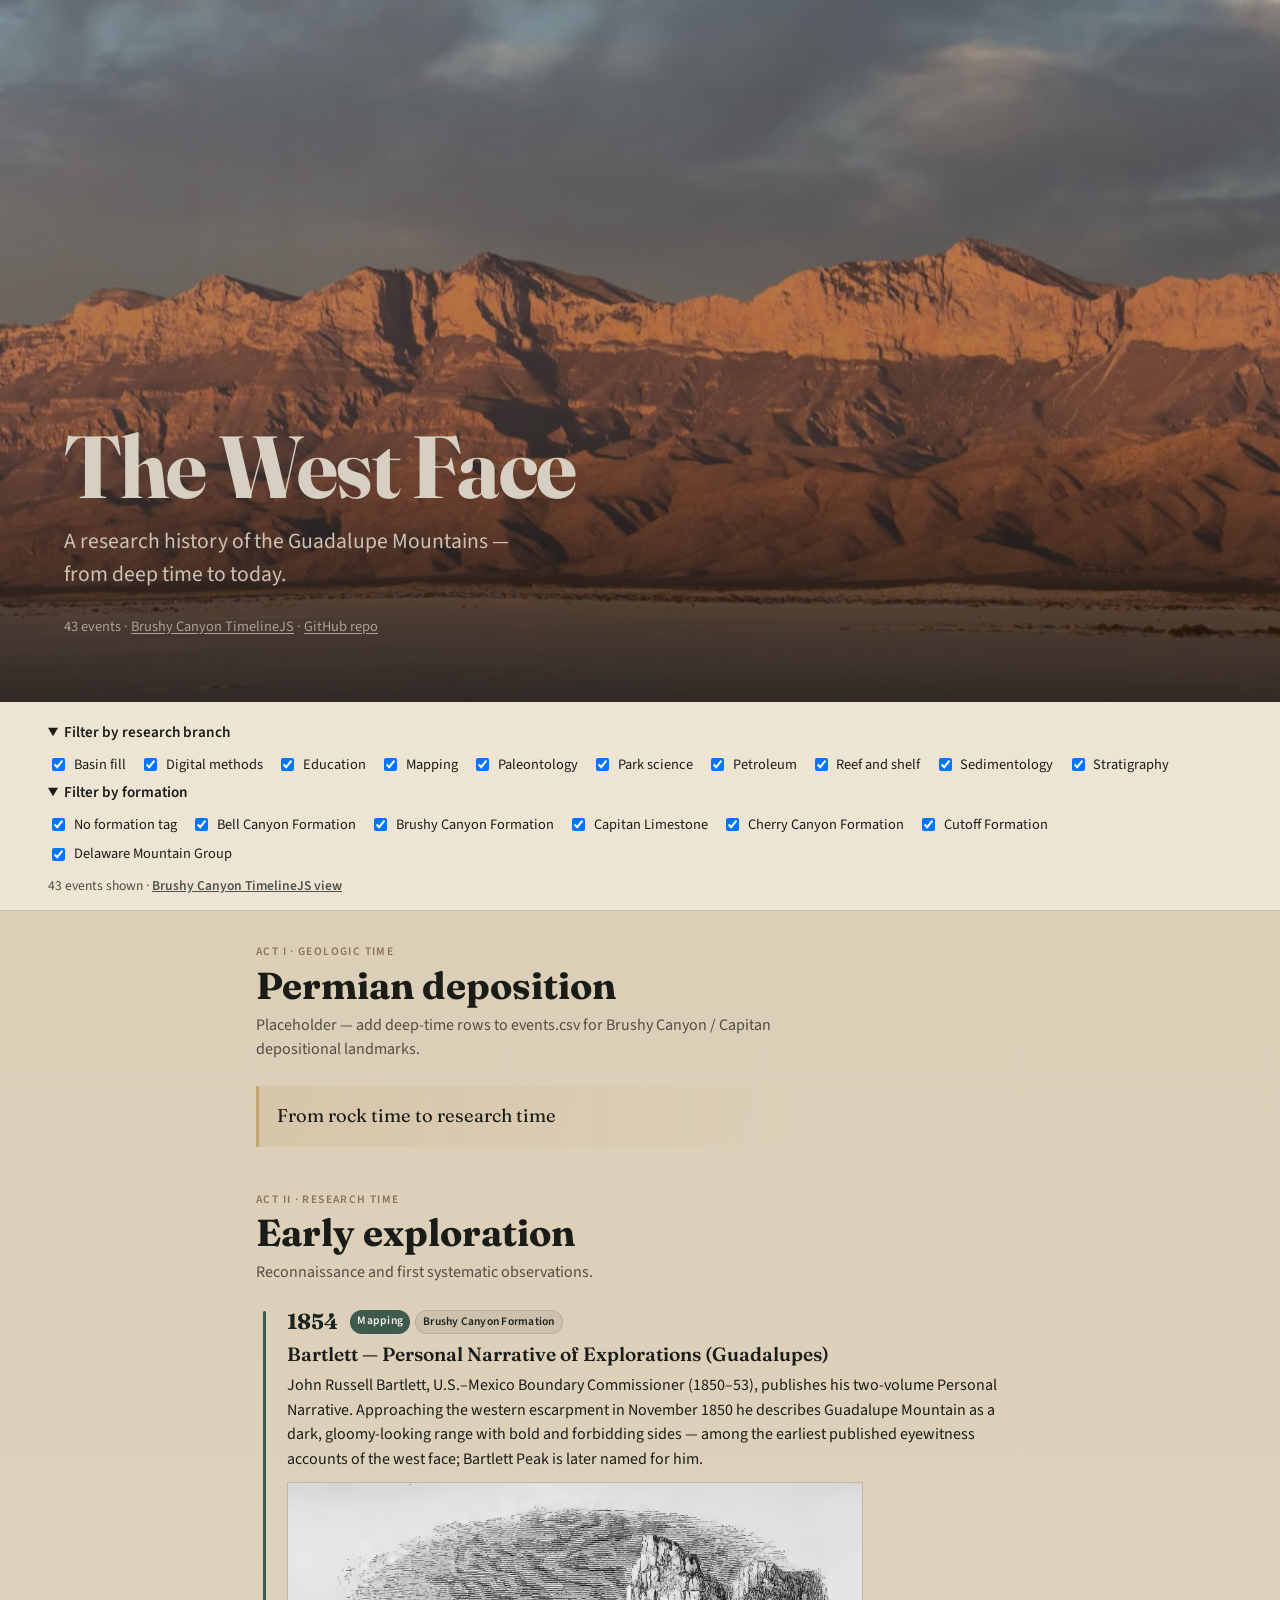
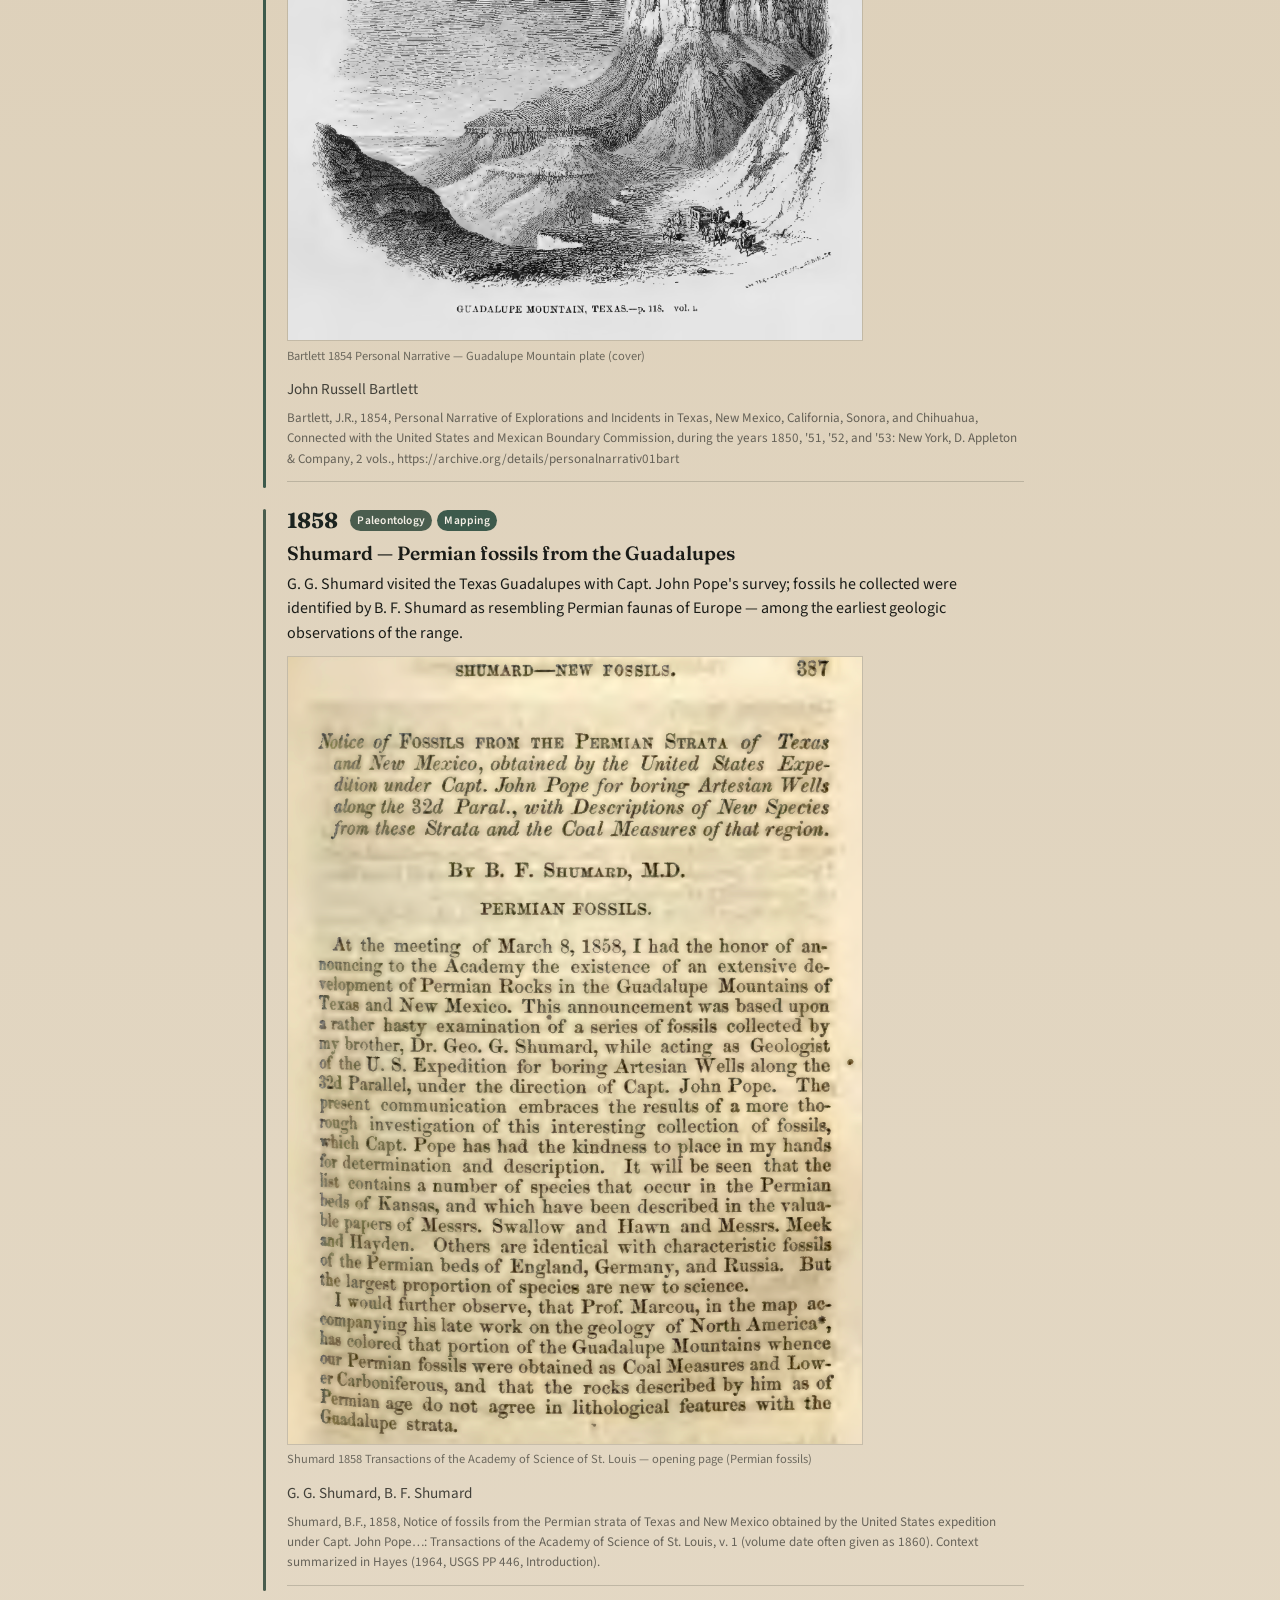
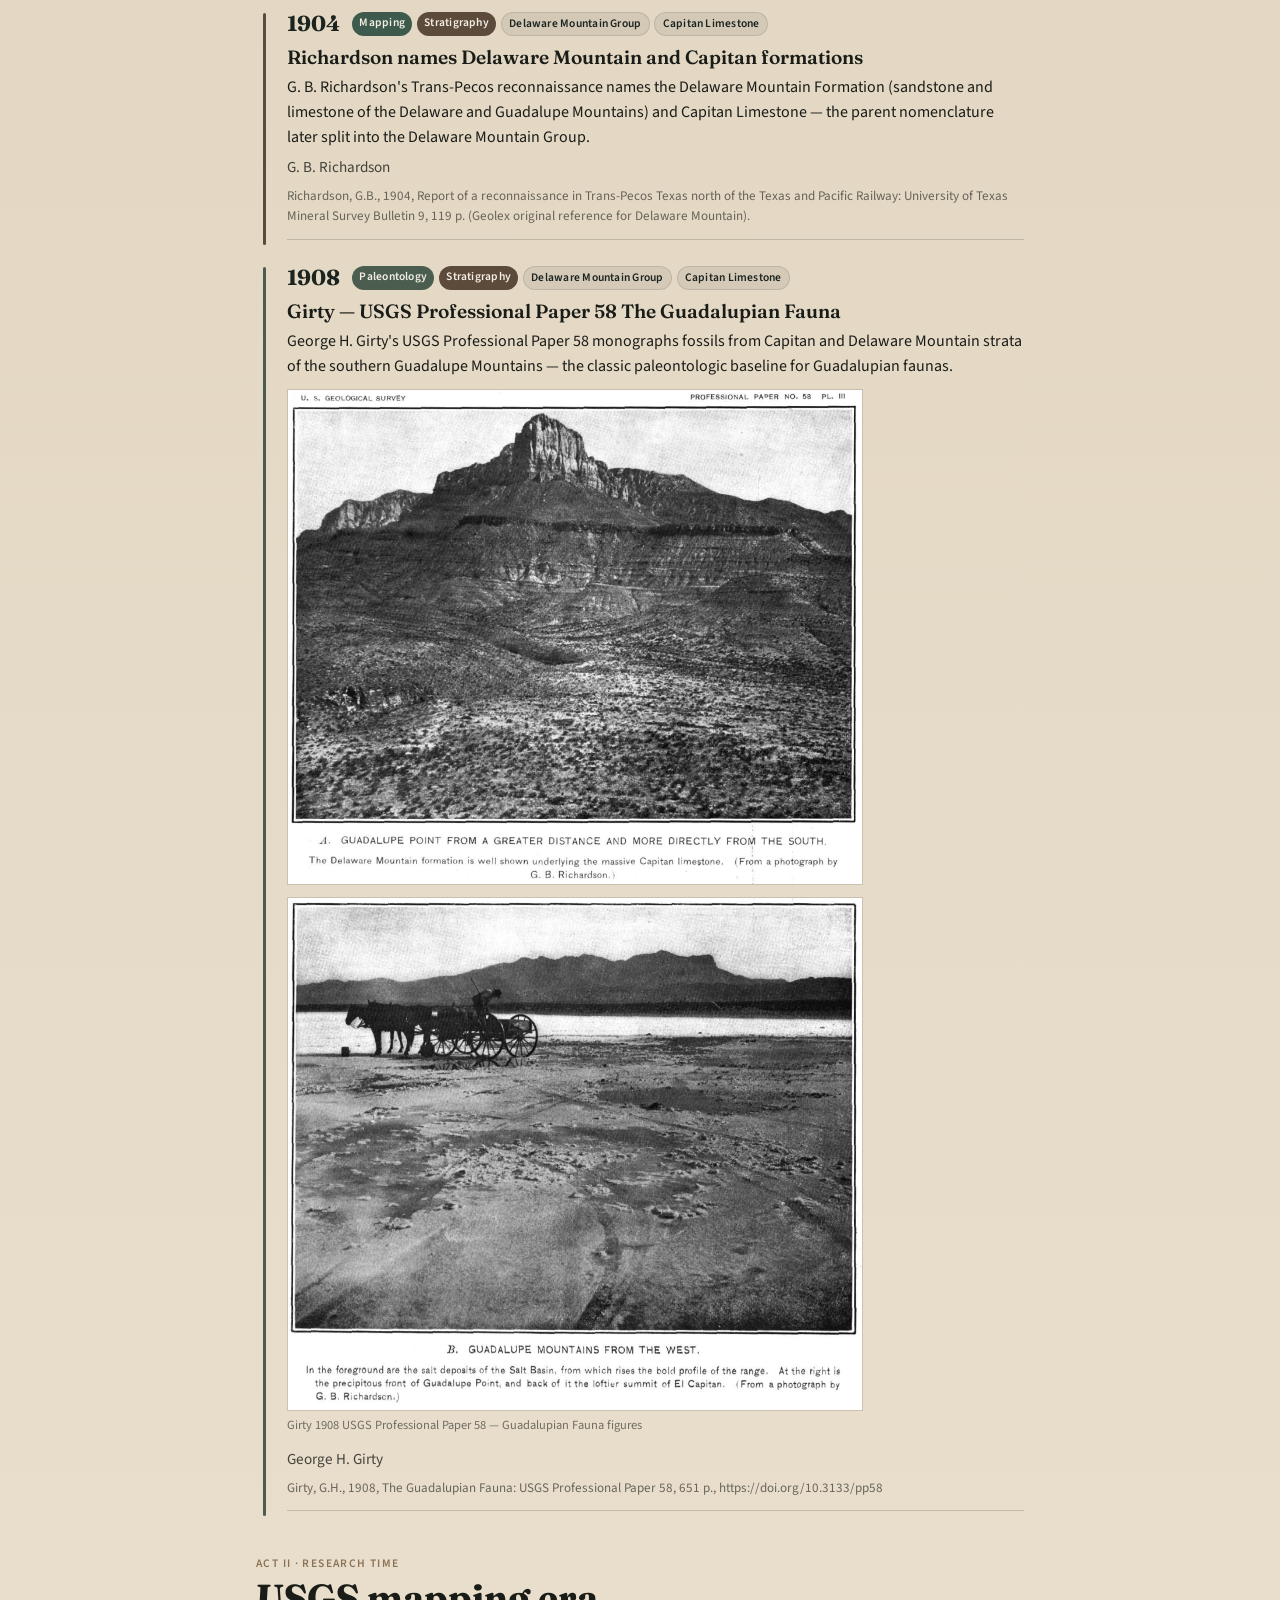
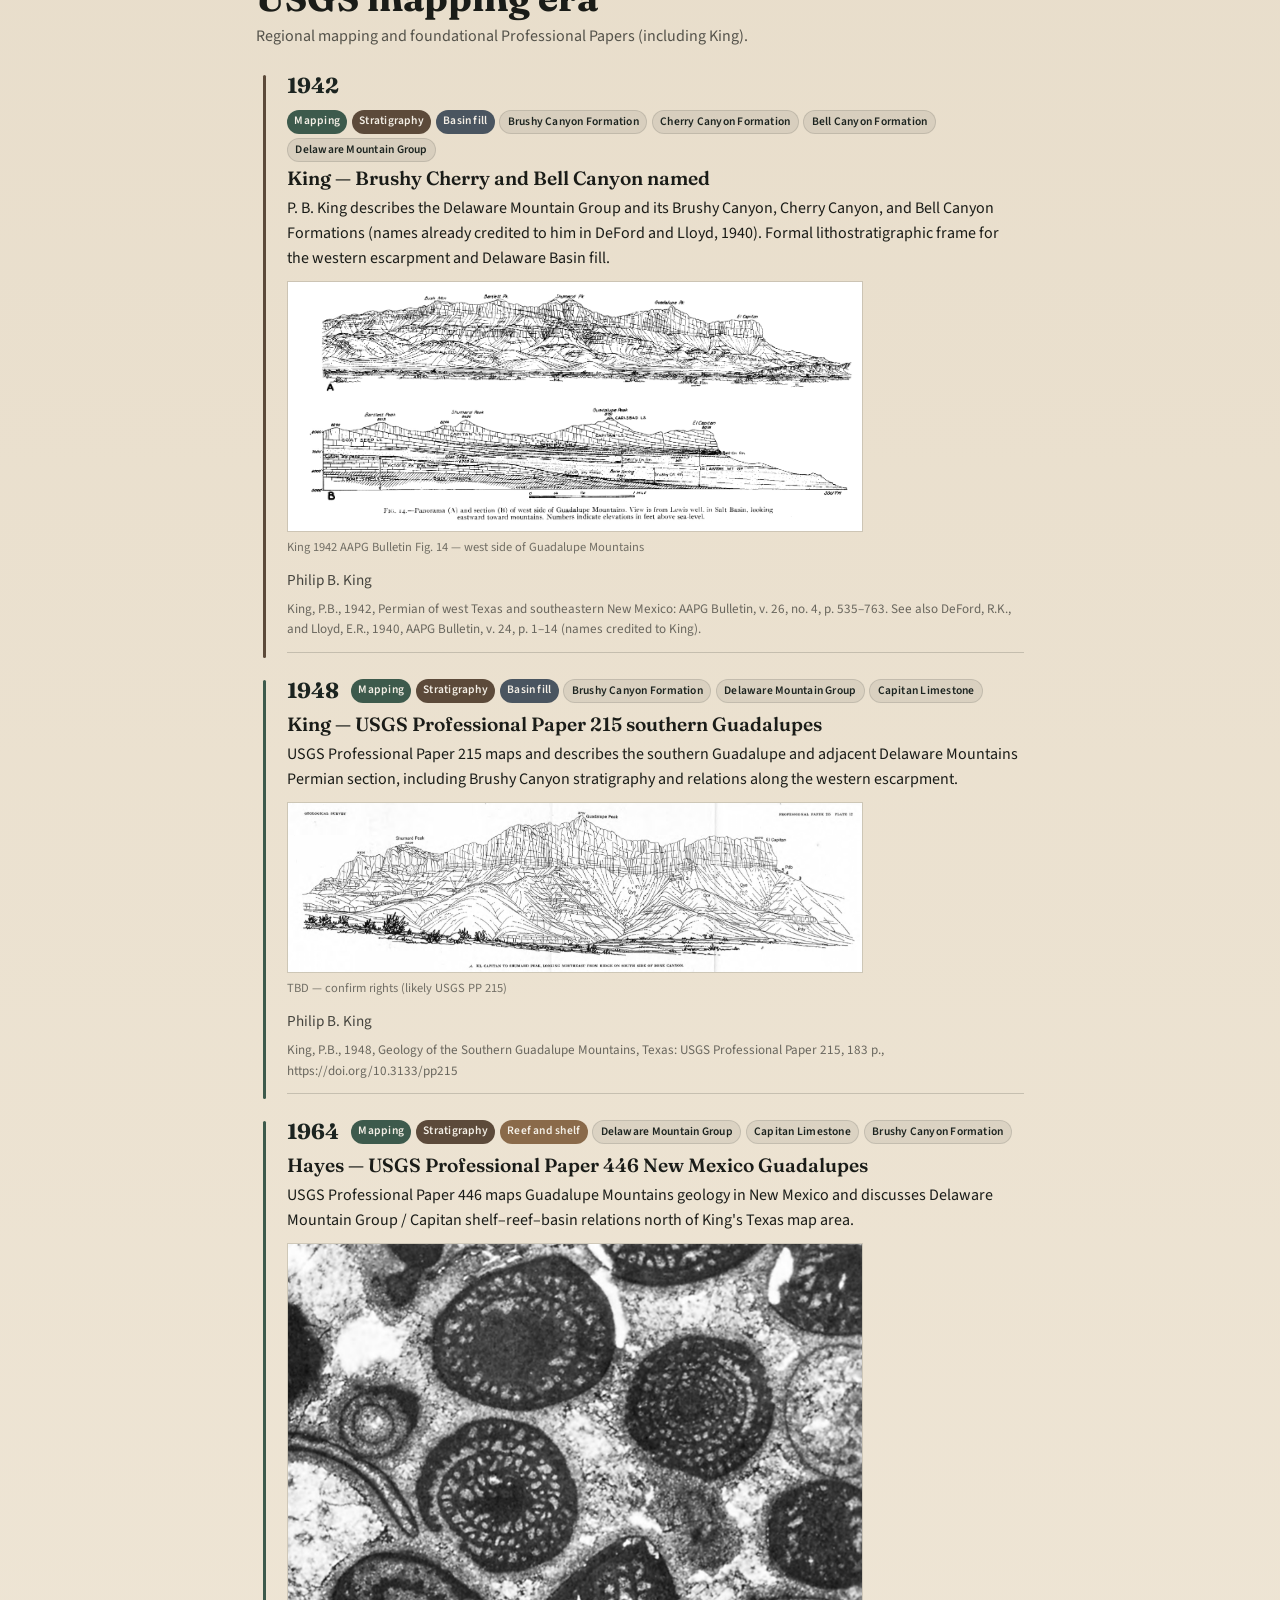
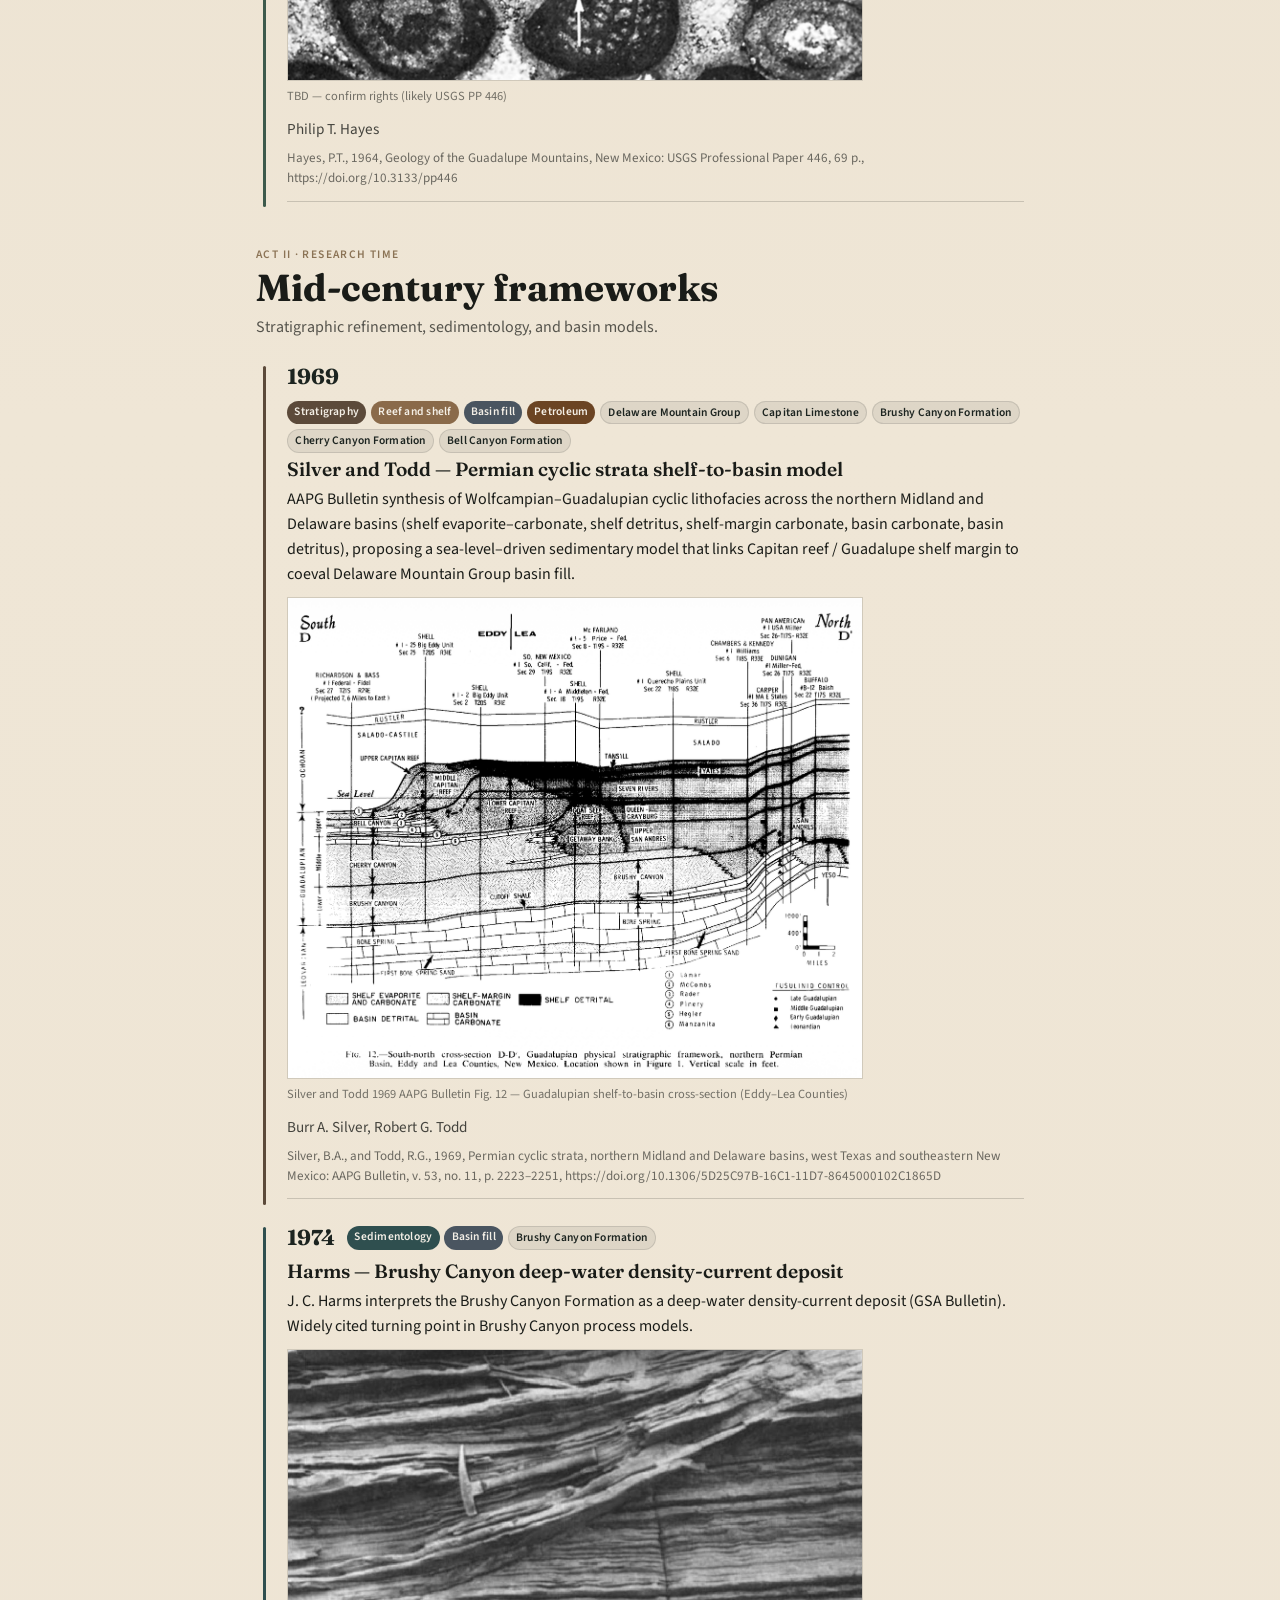
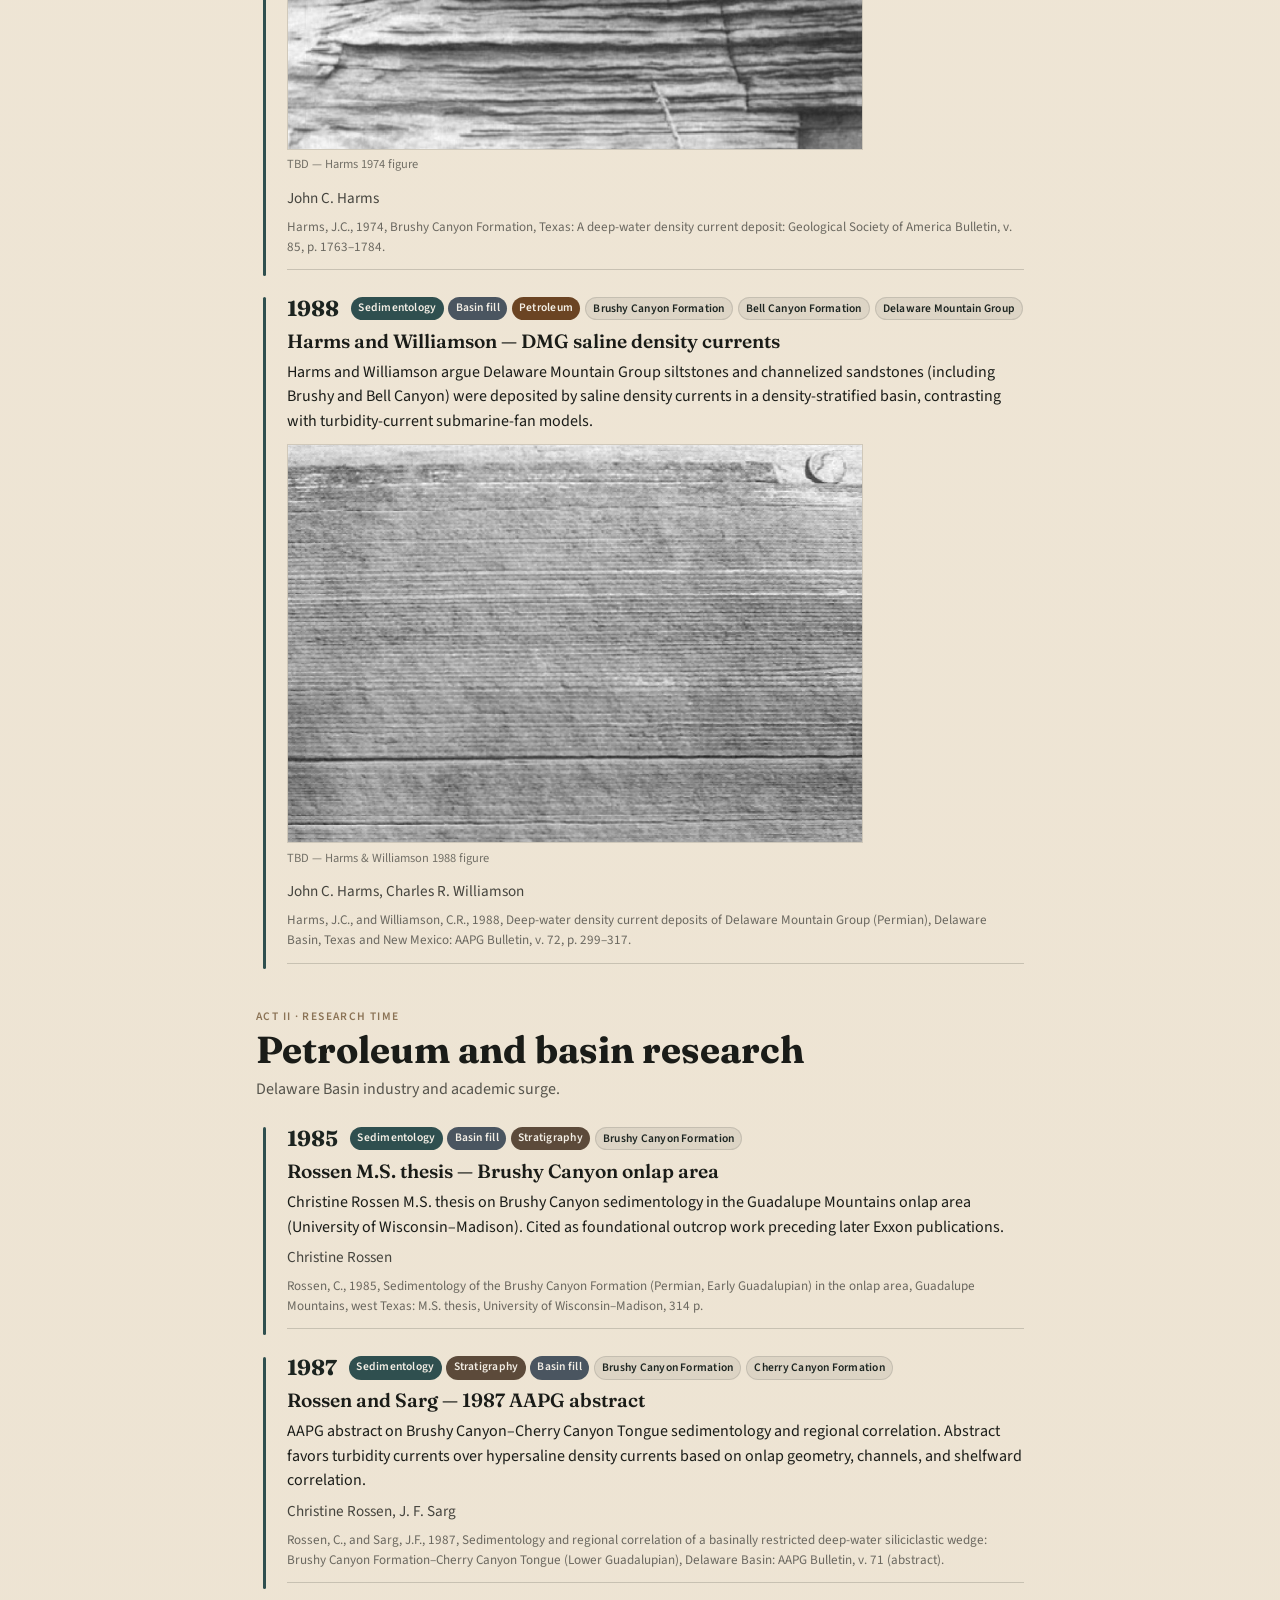
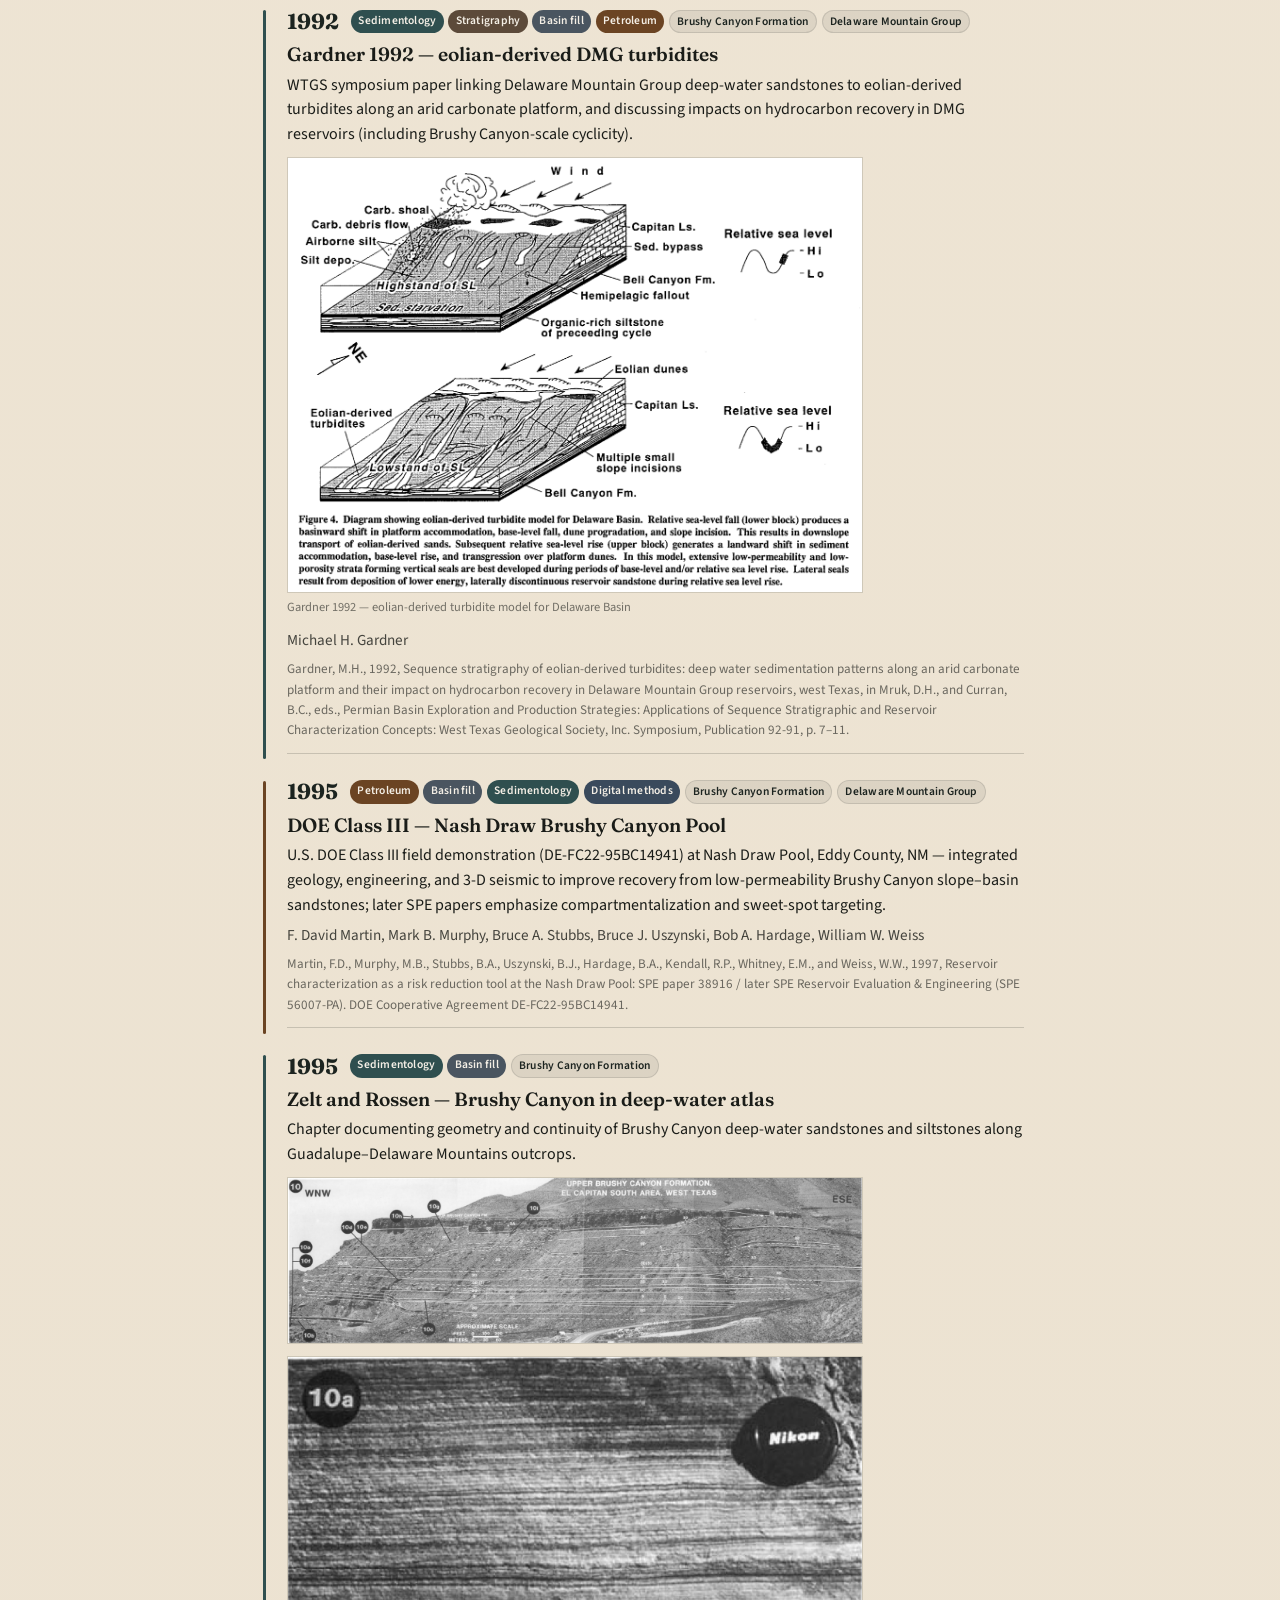
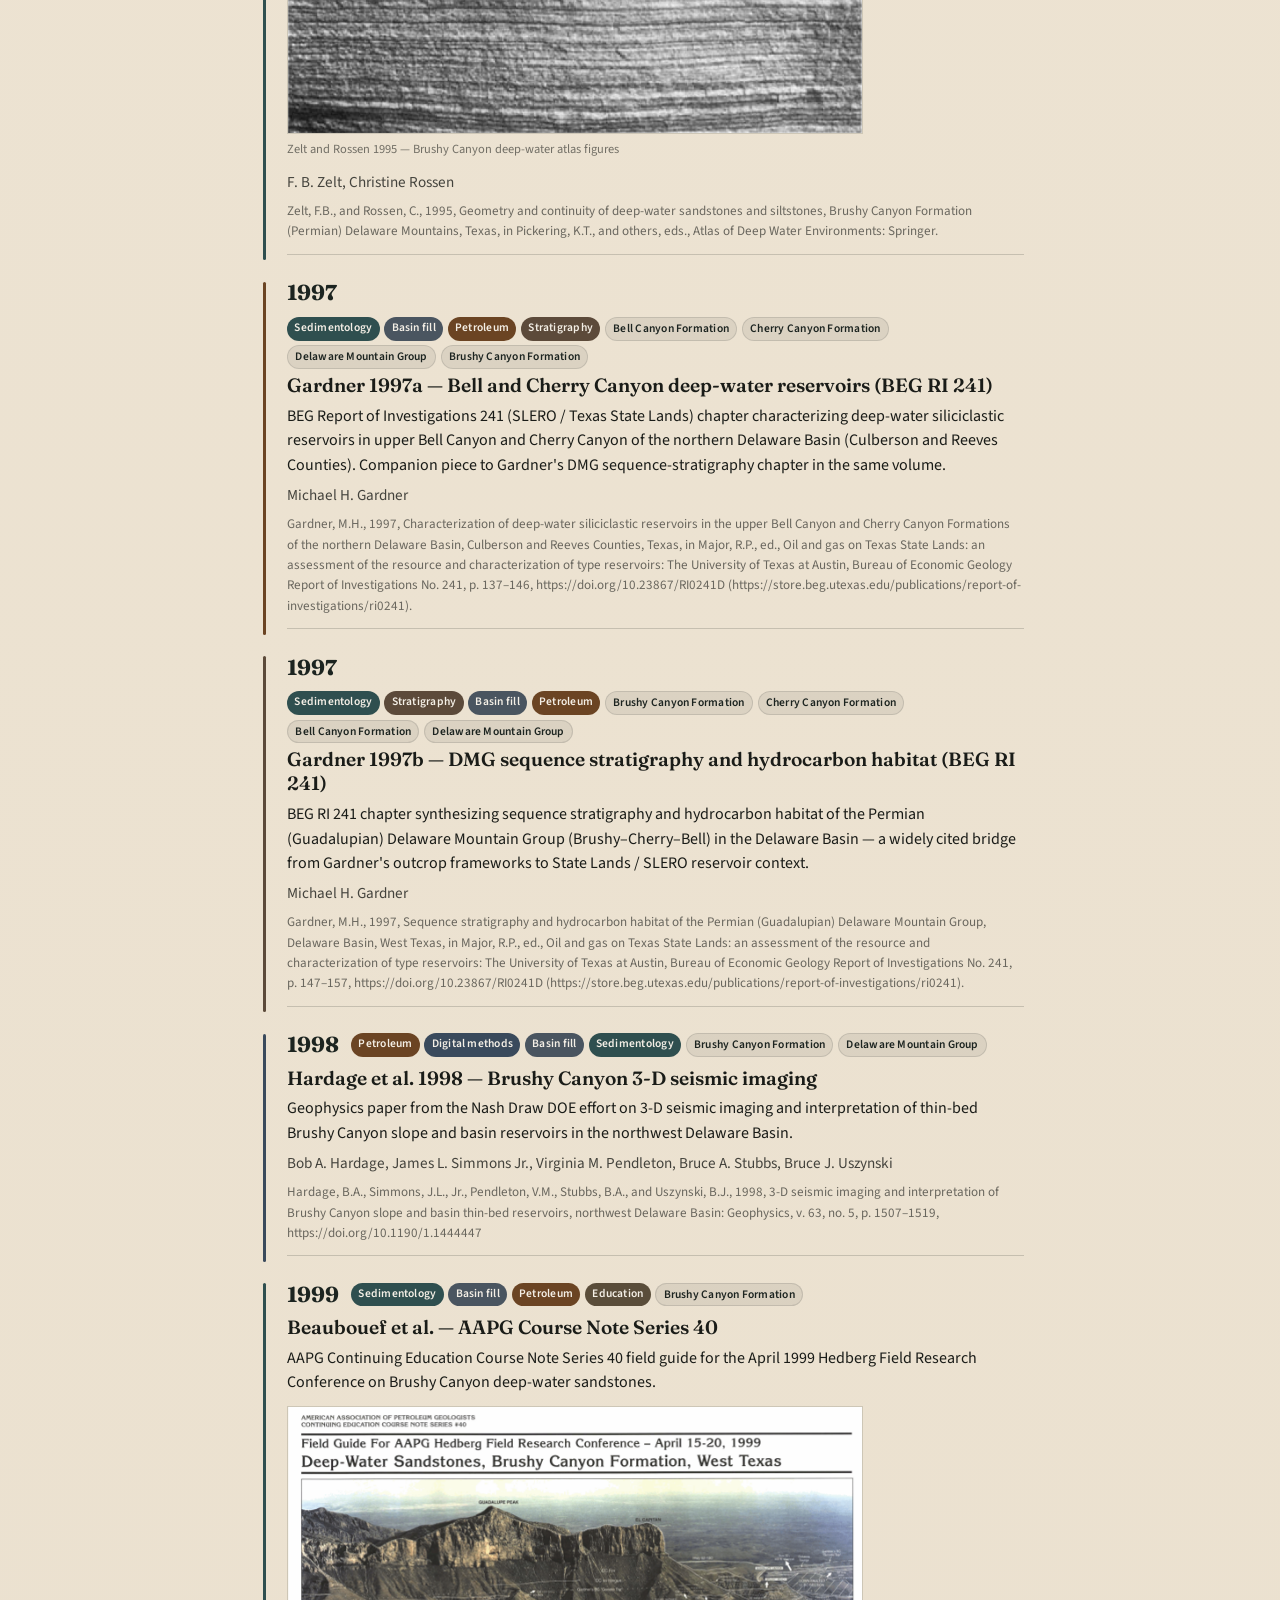
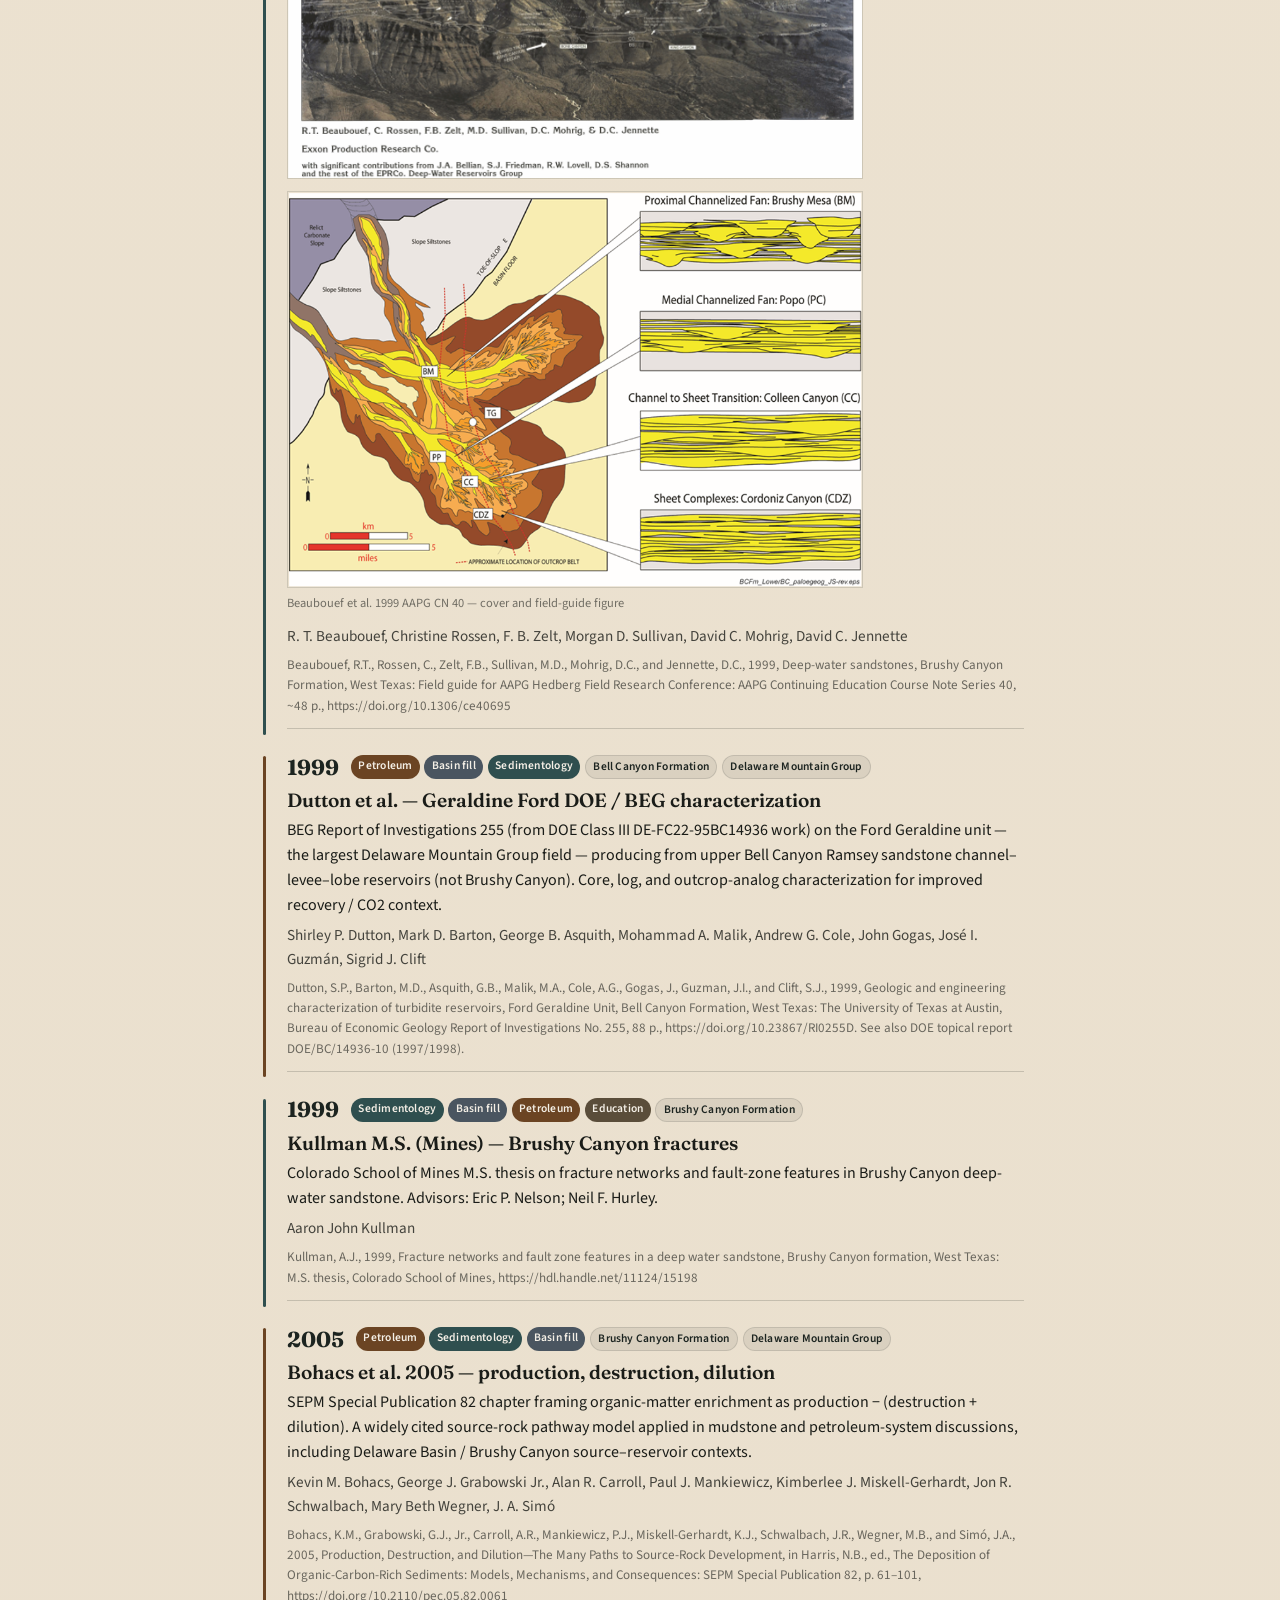
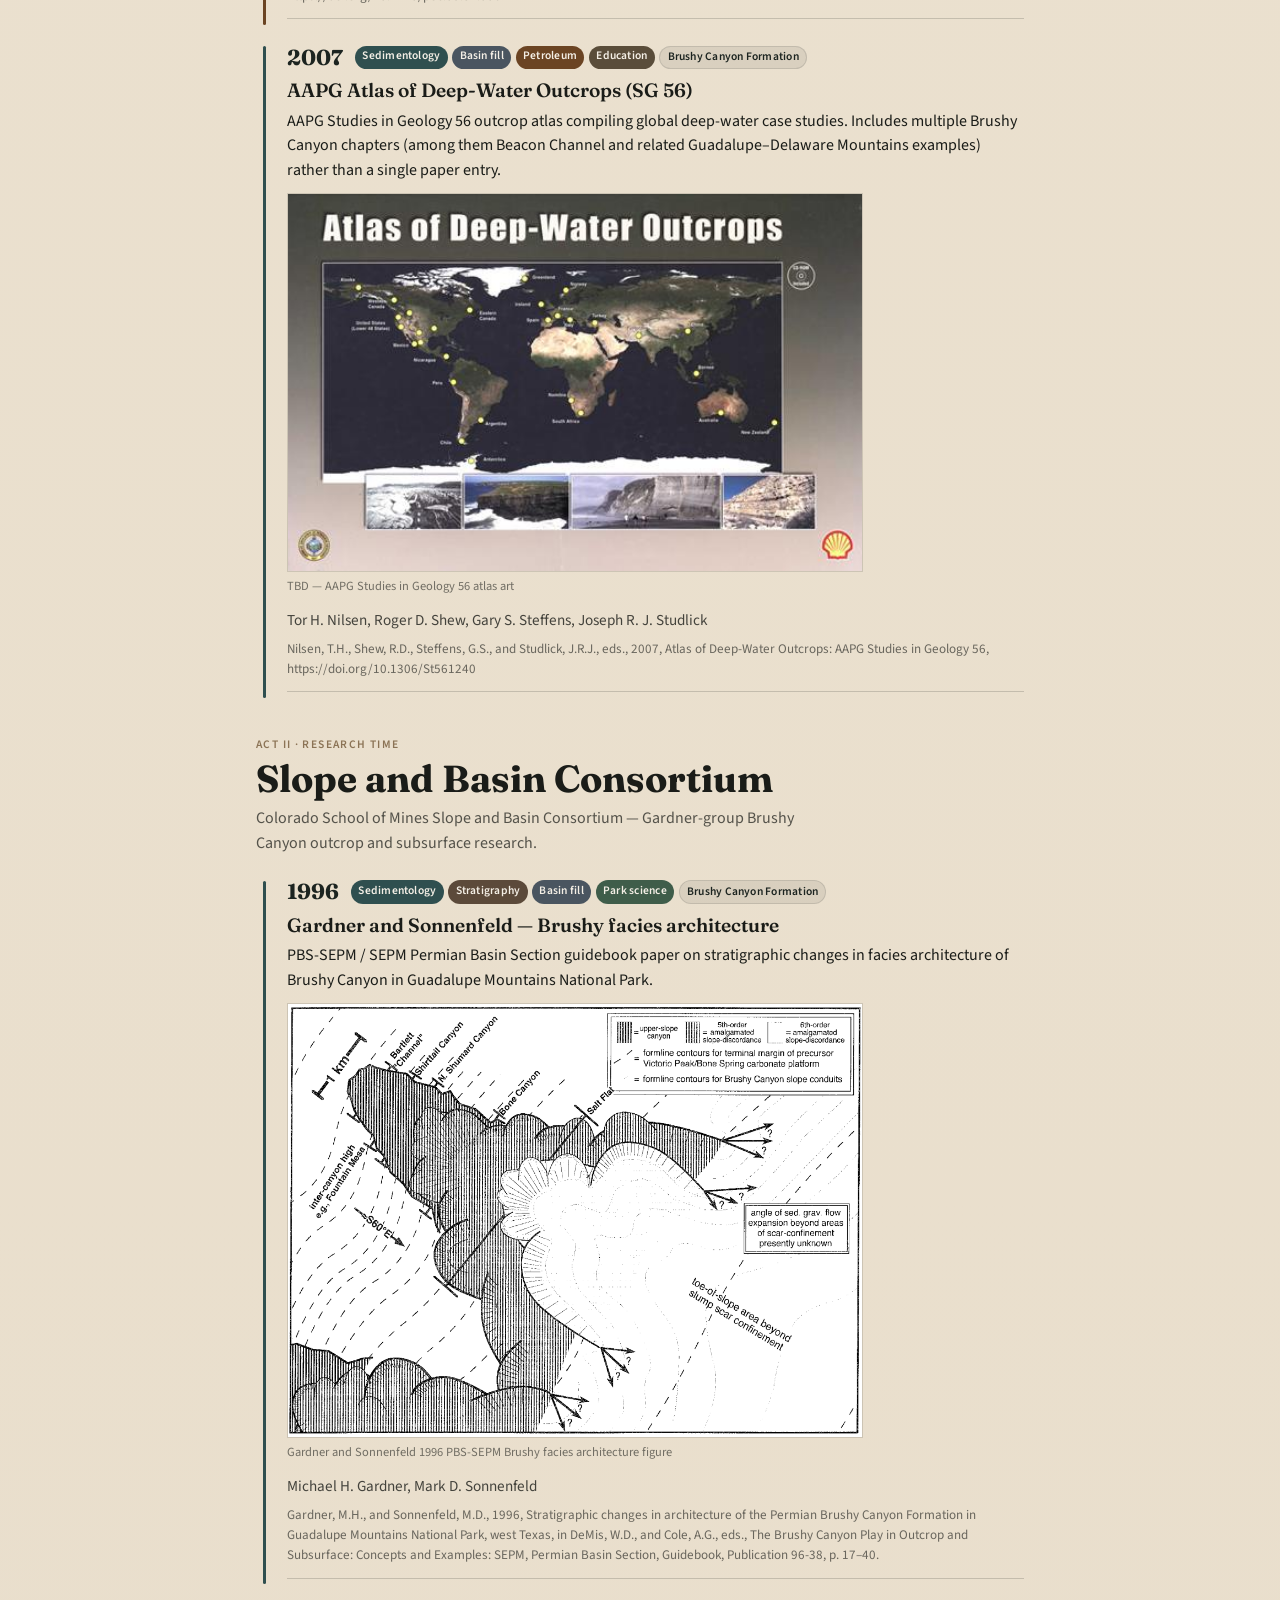
<file: docs/index.html>
<!DOCTYPE html>
<html lang="en">
<head>
  <meta charset="utf-8">
  <meta name="viewport" content="width=device-width, initial-scale=1">
  <title>The West Face — Guadalupe Mountains research timeline</title>
  <link rel="preconnect" href="https://fonts.googleapis.com">
  <link rel="preconnect" href="https://fonts.gstatic.com" crossorigin>
  <link href="https://fonts.googleapis.com/css2?family=Fraunces:opsz,wght@9..144,500;9..144,700&family=Source+Sans+3:wght@400;600&display=swap" rel="stylesheet">
  <link rel="stylesheet" href="styles.css?v=3">
</head>
<body>
  <header class="hero">
    <div class="hero-photo" role="img" aria-label="Western escarpment of the Guadalupe Mountains"></div>
    <div class="hero-veil"></div>
    <div class="hero-inner">
      <p class="hero-brand">The West Face</p>
      <p class="hero-sub">A research history of the Guadalupe Mountains — from deep time to today.</p>
      <p class="hero-note">43 events · <a class="hero-repo" href="brushy.html">Brushy Canyon TimelineJS</a> · <a class="hero-repo" href="https://github.com/zanejobe/the-west-face">GitHub repo</a></p>
    </div>
  </header>

  <aside class="filters" aria-label="Timeline filters">
    <details open>
      <summary>Filter by research branch</summary>
      <div class="filter-grid"><label class="filter"><input type="checkbox" name="branch" value="basin_fill" checked> Basin fill</label>
<label class="filter"><input type="checkbox" name="branch" value="digital_methods" checked> Digital methods</label>
<label class="filter"><input type="checkbox" name="branch" value="education" checked> Education</label>
<label class="filter"><input type="checkbox" name="branch" value="mapping" checked> Mapping</label>
<label class="filter"><input type="checkbox" name="branch" value="paleontology" checked> Paleontology</label>
<label class="filter"><input type="checkbox" name="branch" value="park_science" checked> Park science</label>
<label class="filter"><input type="checkbox" name="branch" value="petroleum" checked> Petroleum</label>
<label class="filter"><input type="checkbox" name="branch" value="reef_and_shelf" checked> Reef and shelf</label>
<label class="filter"><input type="checkbox" name="branch" value="sedimentology" checked> Sedimentology</label>
<label class="filter"><input type="checkbox" name="branch" value="stratigraphy" checked> Stratigraphy</label></div>
    </details>
    <details open>
      <summary>Filter by formation</summary>
      <div class="filter-grid"><label class="filter"><input type="checkbox" name="formation" value="_none_" checked> No formation tag</label>
<label class="filter"><input type="checkbox" name="formation" value="bell_canyon" checked> Bell Canyon Formation</label>
<label class="filter"><input type="checkbox" name="formation" value="brushy_canyon" checked> Brushy Canyon Formation</label>
<label class="filter"><input type="checkbox" name="formation" value="capitan" checked> Capitan Limestone</label>
<label class="filter"><input type="checkbox" name="formation" value="cherry_canyon" checked> Cherry Canyon Formation</label>
<label class="filter"><input type="checkbox" name="formation" value="cutoff" checked> Cutoff Formation</label>
<label class="filter"><input type="checkbox" name="formation" value="delaware_mountain_group" checked> Delaware Mountain Group</label></div>
    </details>
    <p class="filter-status"><span id="visible-count">43</span> events shown · <a href="brushy.html">Brushy Canyon TimelineJS view</a></p>
  </aside>

  <main class="timeline">
    
            <section class="era era-geologic" id="permian_deposition">
              <header class="era-header">
                <p class="era-kicker">Act I · Geologic time</p>
                <h2>Permian deposition</h2>
                <p class="era-desc">Placeholder — add deep-time rows to events.csv for Brushy Canyon / Capitan depositional landmarks.</p>
              </header>
              <div class="hinge">
                <p>From rock time to research time</p>
              </div>
            </section>
            
            <section class="era" id="early_exploration" data-timescale="human">
              <header class="era-header">
                <p class="era-kicker">Act II · Research time</p>
                <h2>Early exploration</h2>
                <p class="era-desc">Reconnaissance and first systematic observations.</p>
              </header>
              <div class="era-events">
    <article class="event" style="--accent:#3d5a4c"
      data-branches="mapping"
      data-formations="brushy_canyon"
      data-importance="3">
      <div class="event-rail" aria-hidden="true"></div>
      <div class="event-body">
        <div class="event-meta">
          <time class="event-year">1854</time>
          <div class="event-chips"><span class="chip chip-branch" style="--chip:#3d5a4c">Mapping</span><span class="chip chip-formation">Brushy Canyon Formation</span></div>
        </div>
        <h3 class="event-title">Bartlett — Personal Narrative of Explorations (Guadalupes)</h3>
        <p class="event-summary">John Russell Bartlett, U.S.–Mexico Boundary Commissioner (1850–53), publishes his two-volume Personal Narrative. Approaching the western escarpment in November 1850 he describes Guadalupe Mountain as a dark, gloomy-looking range with bold and forbidding sides — among the earliest published eyewitness accounts of the west face; Bartlett Peak is later named for him.</p>
        <figure class="event-figure"><img src="images/1854-bartlett-cover.jpg" alt="" loading="lazy"><figcaption>Bartlett 1854 Personal Narrative — Guadalupe Mountain plate (cover)</figcaption></figure>
        <p class="event-people">John Russell Bartlett</p>
        <p class="event-cite">Bartlett, J.R., 1854, Personal Narrative of Explorations and Incidents in Texas, New Mexico, California, Sonora, and Chihuahua, Connected with the United States and Mexican Boundary Commission, during the years 1850, &#x27;51, &#x27;52, and &#x27;53: New York, D. Appleton &amp; Company, 2 vols., https://archive.org/details/personalnarrativ01bart</p>
      </div>
    </article>
    

    <article class="event" style="--accent:#4a5d4e"
      data-branches="paleontology mapping"
      data-formations="_none_"
      data-importance="3">
      <div class="event-rail" aria-hidden="true"></div>
      <div class="event-body">
        <div class="event-meta">
          <time class="event-year">1858</time>
          <div class="event-chips"><span class="chip chip-branch" style="--chip:#4a5d4e">Paleontology</span><span class="chip chip-branch" style="--chip:#3d5a4c">Mapping</span></div>
        </div>
        <h3 class="event-title">Shumard — Permian fossils from the Guadalupes</h3>
        <p class="event-summary">G. G. Shumard visited the Texas Guadalupes with Capt. John Pope&#x27;s survey; fossils he collected were identified by B. F. Shumard as resembling Permian faunas of Europe — among the earliest geologic observations of the range.</p>
        <figure class="event-figure"><img src="images/1858-shumard.png" alt="" loading="lazy"><figcaption>Shumard 1858 Transactions of the Academy of Science of St. Louis — opening page (Permian fossils)</figcaption></figure>
        <p class="event-people">G. G. Shumard, B. F. Shumard</p>
        <p class="event-cite">Shumard, B.F., 1858, Notice of fossils from the Permian strata of Texas and New Mexico obtained by the United States expedition under Capt. John Pope…: Transactions of the Academy of Science of St. Louis, v. 1 (volume date often given as 1860). Context summarized in Hayes (1964, USGS PP 446, Introduction).</p>
      </div>
    </article>
    

    <article class="event" style="--accent:#5c4a3a"
      data-branches="mapping stratigraphy"
      data-formations="delaware_mountain_group capitan"
      data-importance="3">
      <div class="event-rail" aria-hidden="true"></div>
      <div class="event-body">
        <div class="event-meta">
          <time class="event-year">1904</time>
          <div class="event-chips"><span class="chip chip-branch" style="--chip:#3d5a4c">Mapping</span><span class="chip chip-branch" style="--chip:#5c4a3a">Stratigraphy</span><span class="chip chip-formation">Delaware Mountain Group</span><span class="chip chip-formation">Capitan Limestone</span></div>
        </div>
        <h3 class="event-title">Richardson names Delaware Mountain and Capitan formations</h3>
        <p class="event-summary">G. B. Richardson&#x27;s Trans-Pecos reconnaissance names the Delaware Mountain Formation (sandstone and limestone of the Delaware and Guadalupe Mountains) and Capitan Limestone — the parent nomenclature later split into the Delaware Mountain Group.</p>
        
        <p class="event-people">G. B. Richardson</p>
        <p class="event-cite">Richardson, G.B., 1904, Report of a reconnaissance in Trans-Pecos Texas north of the Texas and Pacific Railway: University of Texas Mineral Survey Bulletin 9, 119 p. (Geolex original reference for Delaware Mountain).</p>
      </div>
    </article>
    

    <article class="event" style="--accent:#4a5d4e"
      data-branches="paleontology stratigraphy"
      data-formations="delaware_mountain_group capitan"
      data-importance="3">
      <div class="event-rail" aria-hidden="true"></div>
      <div class="event-body">
        <div class="event-meta">
          <time class="event-year">1908</time>
          <div class="event-chips"><span class="chip chip-branch" style="--chip:#4a5d4e">Paleontology</span><span class="chip chip-branch" style="--chip:#5c4a3a">Stratigraphy</span><span class="chip chip-formation">Delaware Mountain Group</span><span class="chip chip-formation">Capitan Limestone</span></div>
        </div>
        <h3 class="event-title">Girty — USGS Professional Paper 58 The Guadalupian Fauna</h3>
        <p class="event-summary">George H. Girty&#x27;s USGS Professional Paper 58 monographs fossils from Capitan and Delaware Mountain strata of the southern Guadalupe Mountains — the classic paleontologic baseline for Guadalupian faunas.</p>
        <figure class="event-figure"><img src="images/1908-girty-1.png" alt="" loading="lazy"></figure><figure class="event-figure"><img src="images/1908-girty-2.png" alt="" loading="lazy"><figcaption>Girty 1908 USGS Professional Paper 58 — Guadalupian Fauna figures</figcaption></figure>
        <p class="event-people">George H. Girty</p>
        <p class="event-cite">Girty, G.H., 1908, The Guadalupian Fauna: USGS Professional Paper 58, 651 p., https://doi.org/10.3133/pp58</p>
      </div>
    </article>
    </div>
            </section>
            
            <section class="era" id="usgs_mapping" data-timescale="human">
              <header class="era-header">
                <p class="era-kicker">Act II · Research time</p>
                <h2>USGS mapping era</h2>
                <p class="era-desc">Regional mapping and foundational Professional Papers (including King).</p>
              </header>
              <div class="era-events">
    <article class="event" style="--accent:#5c4a3a"
      data-branches="mapping stratigraphy basin_fill"
      data-formations="brushy_canyon cherry_canyon bell_canyon delaware_mountain_group"
      data-importance="3">
      <div class="event-rail" aria-hidden="true"></div>
      <div class="event-body">
        <div class="event-meta">
          <time class="event-year">1942</time>
          <div class="event-chips"><span class="chip chip-branch" style="--chip:#3d5a4c">Mapping</span><span class="chip chip-branch" style="--chip:#5c4a3a">Stratigraphy</span><span class="chip chip-branch" style="--chip:#4a5560">Basin fill</span><span class="chip chip-formation">Brushy Canyon Formation</span><span class="chip chip-formation">Cherry Canyon Formation</span><span class="chip chip-formation">Bell Canyon Formation</span><span class="chip chip-formation">Delaware Mountain Group</span></div>
        </div>
        <h3 class="event-title">King — Brushy Cherry and Bell Canyon named</h3>
        <p class="event-summary">P. B. King describes the Delaware Mountain Group and its Brushy Canyon, Cherry Canyon, and Bell Canyon Formations (names already credited to him in DeFord and Lloyd, 1940). Formal lithostratigraphic frame for the western escarpment and Delaware Basin fill.</p>
        <figure class="event-figure"><img src="images/1942-king-cover.jpg" alt="" loading="lazy"><figcaption>King 1942 AAPG Bulletin Fig. 14 — west side of Guadalupe Mountains</figcaption></figure>
        <p class="event-people">Philip B. King</p>
        <p class="event-cite">King, P.B., 1942, Permian of west Texas and southeastern New Mexico: AAPG Bulletin, v. 26, no. 4, p. 535–763. See also DeFord, R.K., and Lloyd, E.R., 1940, AAPG Bulletin, v. 24, p. 1–14 (names credited to King).</p>
      </div>
    </article>
    

    <article class="event" style="--accent:#3d5a4c"
      data-branches="mapping stratigraphy basin_fill"
      data-formations="brushy_canyon delaware_mountain_group capitan"
      data-importance="3">
      <div class="event-rail" aria-hidden="true"></div>
      <div class="event-body">
        <div class="event-meta">
          <time class="event-year">1948</time>
          <div class="event-chips"><span class="chip chip-branch" style="--chip:#3d5a4c">Mapping</span><span class="chip chip-branch" style="--chip:#5c4a3a">Stratigraphy</span><span class="chip chip-branch" style="--chip:#4a5560">Basin fill</span><span class="chip chip-formation">Brushy Canyon Formation</span><span class="chip chip-formation">Delaware Mountain Group</span><span class="chip chip-formation">Capitan Limestone</span></div>
        </div>
        <h3 class="event-title">King — USGS Professional Paper 215 southern Guadalupes</h3>
        <p class="event-summary">USGS Professional Paper 215 maps and describes the southern Guadalupe and adjacent Delaware Mountains Permian section, including Brushy Canyon stratigraphy and relations along the western escarpment.</p>
        <figure class="event-figure"><img src="images/1948-king-pp215.png" alt="" loading="lazy"><figcaption>TBD — confirm rights (likely USGS PP 215)</figcaption></figure>
        <p class="event-people">Philip B. King</p>
        <p class="event-cite">King, P.B., 1948, Geology of the Southern Guadalupe Mountains, Texas: USGS Professional Paper 215, 183 p., https://doi.org/10.3133/pp215</p>
      </div>
    </article>
    

    <article class="event" style="--accent:#3d5a4c"
      data-branches="mapping stratigraphy reef_and_shelf"
      data-formations="delaware_mountain_group capitan brushy_canyon"
      data-importance="2">
      <div class="event-rail" aria-hidden="true"></div>
      <div class="event-body">
        <div class="event-meta">
          <time class="event-year">1964</time>
          <div class="event-chips"><span class="chip chip-branch" style="--chip:#3d5a4c">Mapping</span><span class="chip chip-branch" style="--chip:#5c4a3a">Stratigraphy</span><span class="chip chip-branch" style="--chip:#8a6a4a">Reef and shelf</span><span class="chip chip-formation">Delaware Mountain Group</span><span class="chip chip-formation">Capitan Limestone</span><span class="chip chip-formation">Brushy Canyon Formation</span></div>
        </div>
        <h3 class="event-title">Hayes — USGS Professional Paper 446 New Mexico Guadalupes</h3>
        <p class="event-summary">USGS Professional Paper 446 maps Guadalupe Mountains geology in New Mexico and discusses Delaware Mountain Group / Capitan shelf–reef–basin relations north of King&#x27;s Texas map area.</p>
        <figure class="event-figure"><img src="images/1964-hayes.png" alt="" loading="lazy"><figcaption>TBD — confirm rights (likely USGS PP 446)</figcaption></figure>
        <p class="event-people">Philip T. Hayes</p>
        <p class="event-cite">Hayes, P.T., 1964, Geology of the Guadalupe Mountains, New Mexico: USGS Professional Paper 446, 69 p., https://doi.org/10.3133/pp446</p>
      </div>
    </article>
    </div>
            </section>
            
            <section class="era" id="midcentury_frameworks" data-timescale="human">
              <header class="era-header">
                <p class="era-kicker">Act II · Research time</p>
                <h2>Mid-century frameworks</h2>
                <p class="era-desc">Stratigraphic refinement, sedimentology, and basin models.</p>
              </header>
              <div class="era-events">
    <article class="event" style="--accent:#5c4a3a"
      data-branches="stratigraphy reef_and_shelf basin_fill petroleum"
      data-formations="delaware_mountain_group capitan brushy_canyon cherry_canyon bell_canyon"
      data-importance="3">
      <div class="event-rail" aria-hidden="true"></div>
      <div class="event-body">
        <div class="event-meta">
          <time class="event-year">1969</time>
          <div class="event-chips"><span class="chip chip-branch" style="--chip:#5c4a3a">Stratigraphy</span><span class="chip chip-branch" style="--chip:#8a6a4a">Reef and shelf</span><span class="chip chip-branch" style="--chip:#4a5560">Basin fill</span><span class="chip chip-branch" style="--chip:#6b4423">Petroleum</span><span class="chip chip-formation">Delaware Mountain Group</span><span class="chip chip-formation">Capitan Limestone</span><span class="chip chip-formation">Brushy Canyon Formation</span><span class="chip chip-formation">Cherry Canyon Formation</span><span class="chip chip-formation">Bell Canyon Formation</span></div>
        </div>
        <h3 class="event-title">Silver and Todd — Permian cyclic strata shelf-to-basin model</h3>
        <p class="event-summary">AAPG Bulletin synthesis of Wolfcampian–Guadalupian cyclic lithofacies across the northern Midland and Delaware basins (shelf evaporite–carbonate, shelf detritus, shelf-margin carbonate, basin carbonate, basin detritus), proposing a sea-level–driven sedimentary model that links Capitan reef / Guadalupe shelf margin to coeval Delaware Mountain Group basin fill.</p>
        <figure class="event-figure"><img src="images/1969-silver.png" alt="" loading="lazy"><figcaption>Silver and Todd 1969 AAPG Bulletin Fig. 12 — Guadalupian shelf-to-basin cross-section (Eddy–Lea Counties)</figcaption></figure>
        <p class="event-people">Burr A. Silver, Robert G. Todd</p>
        <p class="event-cite">Silver, B.A., and Todd, R.G., 1969, Permian cyclic strata, northern Midland and Delaware basins, west Texas and southeastern New Mexico: AAPG Bulletin, v. 53, no. 11, p. 2223–2251, https://doi.org/10.1306/5D25C97B-16C1-11D7-8645000102C1865D</p>
      </div>
    </article>
    

    <article class="event" style="--accent:#2f4f4f"
      data-branches="sedimentology basin_fill"
      data-formations="brushy_canyon"
      data-importance="3">
      <div class="event-rail" aria-hidden="true"></div>
      <div class="event-body">
        <div class="event-meta">
          <time class="event-year">1974</time>
          <div class="event-chips"><span class="chip chip-branch" style="--chip:#2f4f4f">Sedimentology</span><span class="chip chip-branch" style="--chip:#4a5560">Basin fill</span><span class="chip chip-formation">Brushy Canyon Formation</span></div>
        </div>
        <h3 class="event-title">Harms — Brushy Canyon deep-water density-current deposit</h3>
        <p class="event-summary">J. C. Harms interprets the Brushy Canyon Formation as a deep-water density-current deposit (GSA Bulletin). Widely cited turning point in Brushy Canyon process models.</p>
        <figure class="event-figure"><img src="images/1974-harms-brushy-density.png" alt="" loading="lazy"><figcaption>TBD — Harms 1974 figure</figcaption></figure>
        <p class="event-people">John C. Harms</p>
        <p class="event-cite">Harms, J.C., 1974, Brushy Canyon Formation, Texas: A deep-water density current deposit: Geological Society of America Bulletin, v. 85, p. 1763–1784.</p>
      </div>
    </article>
    

    <article class="event" style="--accent:#2f4f4f"
      data-branches="sedimentology basin_fill petroleum"
      data-formations="brushy_canyon bell_canyon delaware_mountain_group"
      data-importance="2">
      <div class="event-rail" aria-hidden="true"></div>
      <div class="event-body">
        <div class="event-meta">
          <time class="event-year">1988</time>
          <div class="event-chips"><span class="chip chip-branch" style="--chip:#2f4f4f">Sedimentology</span><span class="chip chip-branch" style="--chip:#4a5560">Basin fill</span><span class="chip chip-branch" style="--chip:#6b4423">Petroleum</span><span class="chip chip-formation">Brushy Canyon Formation</span><span class="chip chip-formation">Bell Canyon Formation</span><span class="chip chip-formation">Delaware Mountain Group</span></div>
        </div>
        <h3 class="event-title">Harms and Williamson — DMG saline density currents</h3>
        <p class="event-summary">Harms and Williamson argue Delaware Mountain Group siltstones and channelized sandstones (including Brushy and Bell Canyon) were deposited by saline density currents in a density-stratified basin, contrasting with turbidity-current submarine-fan models.</p>
        <figure class="event-figure"><img src="images/1988-harms-williamson-dmg.png" alt="" loading="lazy"><figcaption>TBD — Harms &amp; Williamson 1988 figure</figcaption></figure>
        <p class="event-people">John C. Harms, Charles R. Williamson</p>
        <p class="event-cite">Harms, J.C., and Williamson, C.R., 1988, Deep-water density current deposits of Delaware Mountain Group (Permian), Delaware Basin, Texas and New Mexico: AAPG Bulletin, v. 72, p. 299–317.</p>
      </div>
    </article>
    </div>
            </section>
            
            <section class="era" id="petroleum_surge" data-timescale="human">
              <header class="era-header">
                <p class="era-kicker">Act II · Research time</p>
                <h2>Petroleum and basin research</h2>
                <p class="era-desc">Delaware Basin industry and academic surge.</p>
              </header>
              <div class="era-events">
    <article class="event" style="--accent:#2f4f4f"
      data-branches="sedimentology basin_fill stratigraphy"
      data-formations="brushy_canyon"
      data-importance="3">
      <div class="event-rail" aria-hidden="true"></div>
      <div class="event-body">
        <div class="event-meta">
          <time class="event-year">1985</time>
          <div class="event-chips"><span class="chip chip-branch" style="--chip:#2f4f4f">Sedimentology</span><span class="chip chip-branch" style="--chip:#4a5560">Basin fill</span><span class="chip chip-branch" style="--chip:#5c4a3a">Stratigraphy</span><span class="chip chip-formation">Brushy Canyon Formation</span></div>
        </div>
        <h3 class="event-title">Rossen M.S. thesis — Brushy Canyon onlap area</h3>
        <p class="event-summary">Christine Rossen M.S. thesis on Brushy Canyon sedimentology in the Guadalupe Mountains onlap area (University of Wisconsin–Madison). Cited as foundational outcrop work preceding later Exxon publications.</p>
        
        <p class="event-people">Christine Rossen</p>
        <p class="event-cite">Rossen, C., 1985, Sedimentology of the Brushy Canyon Formation (Permian, Early Guadalupian) in the onlap area, Guadalupe Mountains, west Texas: M.S. thesis, University of Wisconsin–Madison, 314 p.</p>
      </div>
    </article>
    

    <article class="event" style="--accent:#2f4f4f"
      data-branches="sedimentology stratigraphy basin_fill"
      data-formations="brushy_canyon cherry_canyon"
      data-importance="2">
      <div class="event-rail" aria-hidden="true"></div>
      <div class="event-body">
        <div class="event-meta">
          <time class="event-year">1987</time>
          <div class="event-chips"><span class="chip chip-branch" style="--chip:#2f4f4f">Sedimentology</span><span class="chip chip-branch" style="--chip:#5c4a3a">Stratigraphy</span><span class="chip chip-branch" style="--chip:#4a5560">Basin fill</span><span class="chip chip-formation">Brushy Canyon Formation</span><span class="chip chip-formation">Cherry Canyon Formation</span></div>
        </div>
        <h3 class="event-title">Rossen and Sarg — 1987 AAPG abstract</h3>
        <p class="event-summary">AAPG abstract on Brushy Canyon–Cherry Canyon Tongue sedimentology and regional correlation. Abstract favors turbidity currents over hypersaline density currents based on onlap geometry, channels, and shelfward correlation.</p>
        
        <p class="event-people">Christine Rossen, J. F. Sarg</p>
        <p class="event-cite">Rossen, C., and Sarg, J.F., 1987, Sedimentology and regional correlation of a basinally restricted deep-water siliciclastic wedge: Brushy Canyon Formation–Cherry Canyon Tongue (Lower Guadalupian), Delaware Basin: AAPG Bulletin, v. 71 (abstract).</p>
      </div>
    </article>
    

    <article class="event" style="--accent:#2f4f4f"
      data-branches="sedimentology stratigraphy basin_fill petroleum"
      data-formations="brushy_canyon delaware_mountain_group"
      data-importance="3">
      <div class="event-rail" aria-hidden="true"></div>
      <div class="event-body">
        <div class="event-meta">
          <time class="event-year">1992</time>
          <div class="event-chips"><span class="chip chip-branch" style="--chip:#2f4f4f">Sedimentology</span><span class="chip chip-branch" style="--chip:#5c4a3a">Stratigraphy</span><span class="chip chip-branch" style="--chip:#4a5560">Basin fill</span><span class="chip chip-branch" style="--chip:#6b4423">Petroleum</span><span class="chip chip-formation">Brushy Canyon Formation</span><span class="chip chip-formation">Delaware Mountain Group</span></div>
        </div>
        <h3 class="event-title">Gardner 1992 — eolian-derived DMG turbidites</h3>
        <p class="event-summary">WTGS symposium paper linking Delaware Mountain Group deep-water sandstones to eolian-derived turbidites along an arid carbonate platform, and discussing impacts on hydrocarbon recovery in DMG reservoirs (including Brushy Canyon-scale cyclicity).</p>
        <figure class="event-figure"><img src="images/1992-gardner.png" alt="" loading="lazy"><figcaption>Gardner 1992 — eolian-derived turbidite model for Delaware Basin</figcaption></figure>
        <p class="event-people">Michael H. Gardner</p>
        <p class="event-cite">Gardner, M.H., 1992, Sequence stratigraphy of eolian-derived turbidites: deep water sedimentation patterns along an arid carbonate platform and their impact on hydrocarbon recovery in Delaware Mountain Group reservoirs, west Texas, in Mruk, D.H., and Curran, B.C., eds., Permian Basin Exploration and Production Strategies: Applications of Sequence Stratigraphic and Reservoir Characterization Concepts: West Texas Geological Society, Inc. Symposium, Publication 92-91, p. 7–11.</p>
      </div>
    </article>
    

    <article class="event" style="--accent:#6b4423"
      data-branches="petroleum basin_fill sedimentology digital_methods"
      data-formations="brushy_canyon delaware_mountain_group"
      data-importance="3">
      <div class="event-rail" aria-hidden="true"></div>
      <div class="event-body">
        <div class="event-meta">
          <time class="event-year">1995</time>
          <div class="event-chips"><span class="chip chip-branch" style="--chip:#6b4423">Petroleum</span><span class="chip chip-branch" style="--chip:#4a5560">Basin fill</span><span class="chip chip-branch" style="--chip:#2f4f4f">Sedimentology</span><span class="chip chip-branch" style="--chip:#3a4a5c">Digital methods</span><span class="chip chip-formation">Brushy Canyon Formation</span><span class="chip chip-formation">Delaware Mountain Group</span></div>
        </div>
        <h3 class="event-title">DOE Class III — Nash Draw Brushy Canyon Pool</h3>
        <p class="event-summary">U.S. DOE Class III field demonstration (DE-FC22-95BC14941) at Nash Draw Pool, Eddy County, NM — integrated geology, engineering, and 3-D seismic to improve recovery from low-permeability Brushy Canyon slope–basin sandstones; later SPE papers emphasize compartmentalization and sweet-spot targeting.</p>
        
        <p class="event-people">F. David Martin, Mark B. Murphy, Bruce A. Stubbs, Bruce J. Uszynski, Bob A. Hardage, William W. Weiss</p>
        <p class="event-cite">Martin, F.D., Murphy, M.B., Stubbs, B.A., Uszynski, B.J., Hardage, B.A., Kendall, R.P., Whitney, E.M., and Weiss, W.W., 1997, Reservoir characterization as a risk reduction tool at the Nash Draw Pool: SPE paper 38916 / later SPE Reservoir Evaluation &amp; Engineering (SPE 56007-PA). DOE Cooperative Agreement DE-FC22-95BC14941.</p>
      </div>
    </article>
    

    <article class="event" style="--accent:#2f4f4f"
      data-branches="sedimentology basin_fill"
      data-formations="brushy_canyon"
      data-importance="2">
      <div class="event-rail" aria-hidden="true"></div>
      <div class="event-body">
        <div class="event-meta">
          <time class="event-year">1995</time>
          <div class="event-chips"><span class="chip chip-branch" style="--chip:#2f4f4f">Sedimentology</span><span class="chip chip-branch" style="--chip:#4a5560">Basin fill</span><span class="chip chip-formation">Brushy Canyon Formation</span></div>
        </div>
        <h3 class="event-title">Zelt and Rossen — Brushy Canyon in deep-water atlas</h3>
        <p class="event-summary">Chapter documenting geometry and continuity of Brushy Canyon deep-water sandstones and siltstones along Guadalupe–Delaware Mountains outcrops.</p>
        <figure class="event-figure"><img src="images/1995-zelt-cover.png" alt="" loading="lazy"></figure><figure class="event-figure"><img src="images/1995-zelt.png" alt="" loading="lazy"><figcaption>Zelt and Rossen 1995 — Brushy Canyon deep-water atlas figures</figcaption></figure>
        <p class="event-people">F. B. Zelt, Christine Rossen</p>
        <p class="event-cite">Zelt, F.B., and Rossen, C., 1995, Geometry and continuity of deep-water sandstones and siltstones, Brushy Canyon Formation (Permian) Delaware Mountains, Texas, in Pickering, K.T., and others, eds., Atlas of Deep Water Environments: Springer.</p>
      </div>
    </article>
    

    <article class="event" style="--accent:#6b4423"
      data-branches="sedimentology basin_fill petroleum stratigraphy"
      data-formations="bell_canyon cherry_canyon delaware_mountain_group brushy_canyon"
      data-importance="2">
      <div class="event-rail" aria-hidden="true"></div>
      <div class="event-body">
        <div class="event-meta">
          <time class="event-year">1997</time>
          <div class="event-chips"><span class="chip chip-branch" style="--chip:#2f4f4f">Sedimentology</span><span class="chip chip-branch" style="--chip:#4a5560">Basin fill</span><span class="chip chip-branch" style="--chip:#6b4423">Petroleum</span><span class="chip chip-branch" style="--chip:#5c4a3a">Stratigraphy</span><span class="chip chip-formation">Bell Canyon Formation</span><span class="chip chip-formation">Cherry Canyon Formation</span><span class="chip chip-formation">Delaware Mountain Group</span><span class="chip chip-formation">Brushy Canyon Formation</span></div>
        </div>
        <h3 class="event-title">Gardner 1997a — Bell and Cherry Canyon deep-water reservoirs (BEG RI 241)</h3>
        <p class="event-summary">BEG Report of Investigations 241 (SLERO / Texas State Lands) chapter characterizing deep-water siliciclastic reservoirs in upper Bell Canyon and Cherry Canyon of the northern Delaware Basin (Culberson and Reeves Counties). Companion piece to Gardner&#x27;s DMG sequence-stratigraphy chapter in the same volume.</p>
        
        <p class="event-people">Michael H. Gardner</p>
        <p class="event-cite">Gardner, M.H., 1997, Characterization of deep-water siliciclastic reservoirs in the upper Bell Canyon and Cherry Canyon Formations of the northern Delaware Basin, Culberson and Reeves Counties, Texas, in Major, R.P., ed., Oil and gas on Texas State Lands: an assessment of the resource and characterization of type reservoirs: The University of Texas at Austin, Bureau of Economic Geology Report of Investigations No. 241, p. 137–146, https://doi.org/10.23867/RI0241D (https://store.beg.utexas.edu/publications/report-of-investigations/ri0241).</p>
      </div>
    </article>
    

    <article class="event" style="--accent:#5c4a3a"
      data-branches="sedimentology stratigraphy basin_fill petroleum"
      data-formations="brushy_canyon cherry_canyon bell_canyon delaware_mountain_group"
      data-importance="3">
      <div class="event-rail" aria-hidden="true"></div>
      <div class="event-body">
        <div class="event-meta">
          <time class="event-year">1997</time>
          <div class="event-chips"><span class="chip chip-branch" style="--chip:#2f4f4f">Sedimentology</span><span class="chip chip-branch" style="--chip:#5c4a3a">Stratigraphy</span><span class="chip chip-branch" style="--chip:#4a5560">Basin fill</span><span class="chip chip-branch" style="--chip:#6b4423">Petroleum</span><span class="chip chip-formation">Brushy Canyon Formation</span><span class="chip chip-formation">Cherry Canyon Formation</span><span class="chip chip-formation">Bell Canyon Formation</span><span class="chip chip-formation">Delaware Mountain Group</span></div>
        </div>
        <h3 class="event-title">Gardner 1997b — DMG sequence stratigraphy and hydrocarbon habitat (BEG RI 241)</h3>
        <p class="event-summary">BEG RI 241 chapter synthesizing sequence stratigraphy and hydrocarbon habitat of the Permian (Guadalupian) Delaware Mountain Group (Brushy–Cherry–Bell) in the Delaware Basin — a widely cited bridge from Gardner&#x27;s outcrop frameworks to State Lands / SLERO reservoir context.</p>
        
        <p class="event-people">Michael H. Gardner</p>
        <p class="event-cite">Gardner, M.H., 1997, Sequence stratigraphy and hydrocarbon habitat of the Permian (Guadalupian) Delaware Mountain Group, Delaware Basin, West Texas, in Major, R.P., ed., Oil and gas on Texas State Lands: an assessment of the resource and characterization of type reservoirs: The University of Texas at Austin, Bureau of Economic Geology Report of Investigations No. 241, p. 147–157, https://doi.org/10.23867/RI0241D (https://store.beg.utexas.edu/publications/report-of-investigations/ri0241).</p>
      </div>
    </article>
    

    <article class="event" style="--accent:#3a4a5c"
      data-branches="petroleum digital_methods basin_fill sedimentology"
      data-formations="brushy_canyon delaware_mountain_group"
      data-importance="3">
      <div class="event-rail" aria-hidden="true"></div>
      <div class="event-body">
        <div class="event-meta">
          <time class="event-year">1998</time>
          <div class="event-chips"><span class="chip chip-branch" style="--chip:#6b4423">Petroleum</span><span class="chip chip-branch" style="--chip:#3a4a5c">Digital methods</span><span class="chip chip-branch" style="--chip:#4a5560">Basin fill</span><span class="chip chip-branch" style="--chip:#2f4f4f">Sedimentology</span><span class="chip chip-formation">Brushy Canyon Formation</span><span class="chip chip-formation">Delaware Mountain Group</span></div>
        </div>
        <h3 class="event-title">Hardage et al. 1998 — Brushy Canyon 3-D seismic imaging</h3>
        <p class="event-summary">Geophysics paper from the Nash Draw DOE effort on 3-D seismic imaging and interpretation of thin-bed Brushy Canyon slope and basin reservoirs in the northwest Delaware Basin.</p>
        
        <p class="event-people">Bob A. Hardage, James L. Simmons Jr., Virginia M. Pendleton, Bruce A. Stubbs, Bruce J. Uszynski</p>
        <p class="event-cite">Hardage, B.A., Simmons, J.L., Jr., Pendleton, V.M., Stubbs, B.A., and Uszynski, B.J., 1998, 3-D seismic imaging and interpretation of Brushy Canyon slope and basin thin-bed reservoirs, northwest Delaware Basin: Geophysics, v. 63, no. 5, p. 1507–1519, https://doi.org/10.1190/1.1444447</p>
      </div>
    </article>
    

    <article class="event" style="--accent:#2f4f4f"
      data-branches="sedimentology basin_fill petroleum education"
      data-formations="brushy_canyon"
      data-importance="3">
      <div class="event-rail" aria-hidden="true"></div>
      <div class="event-body">
        <div class="event-meta">
          <time class="event-year">1999</time>
          <div class="event-chips"><span class="chip chip-branch" style="--chip:#2f4f4f">Sedimentology</span><span class="chip chip-branch" style="--chip:#4a5560">Basin fill</span><span class="chip chip-branch" style="--chip:#6b4423">Petroleum</span><span class="chip chip-branch" style="--chip:#5a4d3a">Education</span><span class="chip chip-formation">Brushy Canyon Formation</span></div>
        </div>
        <h3 class="event-title">Beaubouef et al. — AAPG Course Note Series 40</h3>
        <p class="event-summary">AAPG Continuing Education Course Note Series 40 field guide for the April 1999 Hedberg Field Research Conference on Brushy Canyon deep-water sandstones.</p>
        <figure class="event-figure"><img src="images/1999-beaubouef-aapg-cn40-cover.png" alt="" loading="lazy"></figure><figure class="event-figure"><img src="images/1999-beaubouef-aapg-cn40.png" alt="" loading="lazy"><figcaption>Beaubouef et al. 1999 AAPG CN 40 — cover and field-guide figure</figcaption></figure>
        <p class="event-people">R. T. Beaubouef, Christine Rossen, F. B. Zelt, Morgan D. Sullivan, David C. Mohrig, David C. Jennette</p>
        <p class="event-cite">Beaubouef, R.T., Rossen, C., Zelt, F.B., Sullivan, M.D., Mohrig, D.C., and Jennette, D.C., 1999, Deep-water sandstones, Brushy Canyon Formation, West Texas: Field guide for AAPG Hedberg Field Research Conference: AAPG Continuing Education Course Note Series 40, ~48 p., https://doi.org/10.1306/ce40695</p>
      </div>
    </article>
    

    <article class="event" style="--accent:#6b4423"
      data-branches="petroleum basin_fill sedimentology"
      data-formations="bell_canyon delaware_mountain_group"
      data-importance="3">
      <div class="event-rail" aria-hidden="true"></div>
      <div class="event-body">
        <div class="event-meta">
          <time class="event-year">1999</time>
          <div class="event-chips"><span class="chip chip-branch" style="--chip:#6b4423">Petroleum</span><span class="chip chip-branch" style="--chip:#4a5560">Basin fill</span><span class="chip chip-branch" style="--chip:#2f4f4f">Sedimentology</span><span class="chip chip-formation">Bell Canyon Formation</span><span class="chip chip-formation">Delaware Mountain Group</span></div>
        </div>
        <h3 class="event-title">Dutton et al. — Geraldine Ford DOE / BEG characterization</h3>
        <p class="event-summary">BEG Report of Investigations 255 (from DOE Class III DE-FC22-95BC14936 work) on the Ford Geraldine unit — the largest Delaware Mountain Group field — producing from upper Bell Canyon Ramsey sandstone channel–levee–lobe reservoirs (not Brushy Canyon). Core, log, and outcrop-analog characterization for improved recovery / CO2 context.</p>
        
        <p class="event-people">Shirley P. Dutton, Mark D. Barton, George B. Asquith, Mohammad A. Malik, Andrew G. Cole, John Gogas, José I. Guzmán, Sigrid J. Clift</p>
        <p class="event-cite">Dutton, S.P., Barton, M.D., Asquith, G.B., Malik, M.A., Cole, A.G., Gogas, J., Guzman, J.I., and Clift, S.J., 1999, Geologic and engineering characterization of turbidite reservoirs, Ford Geraldine Unit, Bell Canyon Formation, West Texas: The University of Texas at Austin, Bureau of Economic Geology Report of Investigations No. 255, 88 p., https://doi.org/10.23867/RI0255D. See also DOE topical report DOE/BC/14936-10 (1997/1998).</p>
      </div>
    </article>
    

    <article class="event" style="--accent:#2f4f4f"
      data-branches="sedimentology basin_fill petroleum education"
      data-formations="brushy_canyon"
      data-importance="2">
      <div class="event-rail" aria-hidden="true"></div>
      <div class="event-body">
        <div class="event-meta">
          <time class="event-year">1999</time>
          <div class="event-chips"><span class="chip chip-branch" style="--chip:#2f4f4f">Sedimentology</span><span class="chip chip-branch" style="--chip:#4a5560">Basin fill</span><span class="chip chip-branch" style="--chip:#6b4423">Petroleum</span><span class="chip chip-branch" style="--chip:#5a4d3a">Education</span><span class="chip chip-formation">Brushy Canyon Formation</span></div>
        </div>
        <h3 class="event-title">Kullman M.S. (Mines) — Brushy Canyon fractures</h3>
        <p class="event-summary">Colorado School of Mines M.S. thesis on fracture networks and fault-zone features in Brushy Canyon deep-water sandstone. Advisors: Eric P. Nelson; Neil F. Hurley.</p>
        
        <p class="event-people">Aaron John Kullman</p>
        <p class="event-cite">Kullman, A.J., 1999, Fracture networks and fault zone features in a deep water sandstone, Brushy Canyon formation, West Texas: M.S. thesis, Colorado School of Mines, https://hdl.handle.net/11124/15198</p>
      </div>
    </article>
    

    <article class="event" style="--accent:#6b4423"
      data-branches="petroleum sedimentology basin_fill"
      data-formations="brushy_canyon delaware_mountain_group"
      data-importance="2">
      <div class="event-rail" aria-hidden="true"></div>
      <div class="event-body">
        <div class="event-meta">
          <time class="event-year">2005</time>
          <div class="event-chips"><span class="chip chip-branch" style="--chip:#6b4423">Petroleum</span><span class="chip chip-branch" style="--chip:#2f4f4f">Sedimentology</span><span class="chip chip-branch" style="--chip:#4a5560">Basin fill</span><span class="chip chip-formation">Brushy Canyon Formation</span><span class="chip chip-formation">Delaware Mountain Group</span></div>
        </div>
        <h3 class="event-title">Bohacs et al. 2005 — production, destruction, dilution</h3>
        <p class="event-summary">SEPM Special Publication 82 chapter framing organic-matter enrichment as production − (destruction + dilution). A widely cited source-rock pathway model applied in mudstone and petroleum-system discussions, including Delaware Basin / Brushy Canyon source–reservoir contexts.</p>
        
        <p class="event-people">Kevin M. Bohacs, George J. Grabowski Jr., Alan R. Carroll, Paul J. Mankiewicz, Kimberlee J. Miskell-Gerhardt, Jon R. Schwalbach, Mary Beth Wegner, J. A. Simó</p>
        <p class="event-cite">Bohacs, K.M., Grabowski, G.J., Jr., Carroll, A.R., Mankiewicz, P.J., Miskell-Gerhardt, K.J., Schwalbach, J.R., Wegner, M.B., and Simó, J.A., 2005, Production, Destruction, and Dilution—The Many Paths to Source-Rock Development, in Harris, N.B., ed., The Deposition of Organic-Carbon-Rich Sediments: Models, Mechanisms, and Consequences: SEPM Special Publication 82, p. 61–101, https://doi.org/10.2110/pec.05.82.0061</p>
      </div>
    </article>
    

    <article class="event" style="--accent:#2f4f4f"
      data-branches="sedimentology basin_fill petroleum education"
      data-formations="brushy_canyon"
      data-importance="3">
      <div class="event-rail" aria-hidden="true"></div>
      <div class="event-body">
        <div class="event-meta">
          <time class="event-year">2007</time>
          <div class="event-chips"><span class="chip chip-branch" style="--chip:#2f4f4f">Sedimentology</span><span class="chip chip-branch" style="--chip:#4a5560">Basin fill</span><span class="chip chip-branch" style="--chip:#6b4423">Petroleum</span><span class="chip chip-branch" style="--chip:#5a4d3a">Education</span><span class="chip chip-formation">Brushy Canyon Formation</span></div>
        </div>
        <h3 class="event-title">AAPG Atlas of Deep-Water Outcrops (SG 56)</h3>
        <p class="event-summary">AAPG Studies in Geology 56 outcrop atlas compiling global deep-water case studies. Includes multiple Brushy Canyon chapters (among them Beacon Channel and related Guadalupe–Delaware Mountains examples) rather than a single paper entry.</p>
        <figure class="event-figure"><img src="images/2007-atlas-deep-water-outcrops.jpeg" alt="" loading="lazy"><figcaption>TBD — AAPG Studies in Geology 56 atlas art</figcaption></figure>
        <p class="event-people">Tor H. Nilsen, Roger D. Shew, Gary S. Steffens, Joseph R. J. Studlick</p>
        <p class="event-cite">Nilsen, T.H., Shew, R.D., Steffens, G.S., and Studlick, J.R.J., eds., 2007, Atlas of Deep-Water Outcrops: AAPG Studies in Geology 56, https://doi.org/10.1306/St561240</p>
      </div>
    </article>
    </div>
            </section>
            
            <section class="era" id="slope_and_basin_consortium" data-timescale="human">
              <header class="era-header">
                <p class="era-kicker">Act II · Research time</p>
                <h2>Slope and Basin Consortium</h2>
                <p class="era-desc">Colorado School of Mines Slope and Basin Consortium — Gardner-group Brushy Canyon outcrop and subsurface research.</p>
              </header>
              <div class="era-events">
    <article class="event" style="--accent:#2f4f4f"
      data-branches="sedimentology stratigraphy basin_fill park_science"
      data-formations="brushy_canyon"
      data-importance="3">
      <div class="event-rail" aria-hidden="true"></div>
      <div class="event-body">
        <div class="event-meta">
          <time class="event-year">1996</time>
          <div class="event-chips"><span class="chip chip-branch" style="--chip:#2f4f4f">Sedimentology</span><span class="chip chip-branch" style="--chip:#5c4a3a">Stratigraphy</span><span class="chip chip-branch" style="--chip:#4a5560">Basin fill</span><span class="chip chip-branch" style="--chip:#3f5d4a">Park science</span><span class="chip chip-formation">Brushy Canyon Formation</span></div>
        </div>
        <h3 class="event-title">Gardner and Sonnenfeld — Brushy facies architecture</h3>
        <p class="event-summary">PBS-SEPM / SEPM Permian Basin Section guidebook paper on stratigraphic changes in facies architecture of Brushy Canyon in Guadalupe Mountains National Park.</p>
        <figure class="event-figure"><img src="images/1996-sonnenfeld.png" alt="" loading="lazy"><figcaption>Gardner and Sonnenfeld 1996 PBS-SEPM Brushy facies architecture figure</figcaption></figure>
        <p class="event-people">Michael H. Gardner, Mark D. Sonnenfeld</p>
        <p class="event-cite">Gardner, M.H., and Sonnenfeld, M.D., 1996, Stratigraphic changes in architecture of the Permian Brushy Canyon Formation in Guadalupe Mountains National Park, west Texas, in DeMis, W.D., and Cole, A.G., eds., The Brushy Canyon Play in Outcrop and Subsurface: Concepts and Examples: SEPM, Permian Basin Section, Guidebook, Publication 96-38, p. 17–40.</p>
      </div>
    </article>
    

    <article class="event" style="--accent:#2f4f4f"
      data-branches="sedimentology basin_fill petroleum education park_science"
      data-formations="brushy_canyon cherry_canyon"
      data-importance="2">
      <div class="event-rail" aria-hidden="true"></div>
      <div class="event-body">
        <div class="event-meta">
          <time class="event-year">1998</time>
          <div class="event-chips"><span class="chip chip-branch" style="--chip:#2f4f4f">Sedimentology</span><span class="chip chip-branch" style="--chip:#4a5560">Basin fill</span><span class="chip chip-branch" style="--chip:#6b4423">Petroleum</span><span class="chip chip-branch" style="--chip:#5a4d3a">Education</span><span class="chip chip-branch" style="--chip:#3f5d4a">Park science</span><span class="chip chip-formation">Brushy Canyon Formation</span><span class="chip chip-formation">Cherry Canyon Formation</span></div>
        </div>
        <h3 class="event-title">Johnson M.S. (Mines) — Brushy outcrop and Cabin Lake reservoir</h3>
        <p class="event-summary">Colorado School of Mines M.S. thesis integrating Brushy Canyon outcrop characterization in Guadalupe Mountains National Park with Cabin Lake Field (Eddy County, NM). Advisor: Michael H. Gardner.</p>
        
        <p class="event-people">Kyle R. Johnson</p>
        <p class="event-cite">Johnson, K.R., 1998, Outcrop and reservoir characterization of the Brushy Canyon formation: Guadalupe Mountains National Park, West Texas, and Cabin Lake field, Eddy County, New Mexico: M.S. thesis, Colorado School of Mines, https://hdl.handle.net/11124/15090</p>
      </div>
    </article>
    

    <article class="event" style="--accent:#2f4f4f"
      data-branches="sedimentology stratigraphy petroleum basin_fill"
      data-formations="brushy_canyon cherry_canyon delaware_mountain_group"
      data-importance="3">
      <div class="event-rail" aria-hidden="true"></div>
      <div class="event-body">
        <div class="event-meta">
          <time class="event-year">1998</time>
          <div class="event-chips"><span class="chip chip-branch" style="--chip:#2f4f4f">Sedimentology</span><span class="chip chip-branch" style="--chip:#5c4a3a">Stratigraphy</span><span class="chip chip-branch" style="--chip:#6b4423">Petroleum</span><span class="chip chip-branch" style="--chip:#4a5560">Basin fill</span><span class="chip chip-formation">Brushy Canyon Formation</span><span class="chip chip-formation">Cherry Canyon Formation</span><span class="chip chip-formation">Delaware Mountain Group</span></div>
        </div>
        <h3 class="event-title">Sageman et al. 1998 — organic-rich siltstone hierarchy in Brushy Canyon</h3>
        <p class="event-summary">Geology paper documenting a stratigraphic hierarchy of organic-rich siltstones in Brushy Canyon deep-water facies (Rest Area Gully and related western-escarpment sections), tying TOC/HI trends to 3rd–5th-order cycles and sediment starvation vs dilution.</p>
        <figure class="event-figure"><img src="images/1998-sageman.png" alt="" loading="lazy"><figcaption>Sageman et al. 1998 — Rest Area Gully TOC/HI and relative sea-level figure</figcaption></figure>
        <p class="event-people">Bradley B. Sageman, Michael H. Gardner, John M. Armentrout, Adam E. Murphy</p>
        <p class="event-cite">Sageman, B.B., Gardner, M.H., Armentrout, J.M., and Murphy, A.E., 1998, Stratigraphic hierarchy of organic carbon–rich siltstones in deep-water facies, Brushy Canyon Formation (Guadalupian), Delaware Basin, West Texas: Geology, v. 26, no. 5, p. 451–454, https://doi.org/10.1130/0091-7613(1998)026%3C0451:SHOOCR%3E2.3.CO;2</p>
      </div>
    </article>
    

    <article class="event" style="--accent:#3a4a5c"
      data-branches="digital_methods sedimentology petroleum basin_fill"
      data-formations="brushy_canyon"
      data-importance="3">
      <div class="event-rail" aria-hidden="true"></div>
      <div class="event-body">
        <div class="event-meta">
          <time class="event-year">2000</time>
          <div class="event-chips"><span class="chip chip-branch" style="--chip:#3a4a5c">Digital methods</span><span class="chip chip-branch" style="--chip:#2f4f4f">Sedimentology</span><span class="chip chip-branch" style="--chip:#6b4423">Petroleum</span><span class="chip chip-branch" style="--chip:#4a5560">Basin fill</span><span class="chip chip-formation">Brushy Canyon Formation</span></div>
        </div>
        <h3 class="event-title">Batzle and Gardner 2000 — Brushy Canyon seismic lithology/fluid models</h3>
        <p class="event-summary">AAPG Memoir 72 / SEPM SP 68 chapter building outcrop-based seismic models of Brushy Canyon along the western escarpment to test sensitivity to lithology, fluid, and pressure — showing when hydrocarbons brighten or dim amplitudes relative to lithology effects.</p>
        <figure class="event-figure"><img src="images/2000-batzle.png" alt="" loading="lazy"><figcaption>Batzle and Gardner 2000 — Brushy slope compressional-velocity lithology histogram</figcaption></figure>
        <p class="event-people">Michael Batzle, Michael H. Gardner</p>
        <p class="event-cite">Batzle, M., and Gardner, M.H., 2000, Lithology and fluids: seismic models of the Brushy Canyon Formation, West Texas, in Bouma, A.H., and Stone, C.G., eds., Fine-grained turbidite systems: AAPG Memoir 72 / SEPM Special Publication 68, p. 127–141, https://doi.org/10.1306/M72703C12</p>
      </div>
    </article>
    

    <article class="event" style="--accent:#2f4f4f"
      data-branches="sedimentology basin_fill petroleum"
      data-formations="brushy_canyon"
      data-importance="3">
      <div class="event-rail" aria-hidden="true"></div>
      <div class="event-body">
        <div class="event-meta">
          <time class="event-year">2000</time>
          <div class="event-chips"><span class="chip chip-branch" style="--chip:#2f4f4f">Sedimentology</span><span class="chip chip-branch" style="--chip:#4a5560">Basin fill</span><span class="chip chip-branch" style="--chip:#6b4423">Petroleum</span><span class="chip chip-formation">Brushy Canyon Formation</span></div>
        </div>
        <h3 class="event-title">Carr and Gardner 2000 — lower Brushy basin-floor fan</h3>
        <p class="event-summary">Chapter in Fine-Grained Turbidite Systems describing architecture of a sandy lower Brushy Canyon basin-floor fan (sheets, distributary channels, cycle stacking).</p>
        <figure class="event-figure"><img src="images/2000-carr.png" alt="" loading="lazy"><figcaption>Carr and Gardner 2000 — lower Brushy basin-floor fan figure</figcaption></figure>
        <p class="event-people">Mary M. Carr, Michael H. Gardner</p>
        <p class="event-cite">Carr, M.M., and Gardner, M.H., 2000, Portrait of a basin-floor fan for sandy deepwater systems, Permian Lower Brushy Canyon Formation, West Texas, in Bouma, A.H., and Stone, C.G., eds., Fine-grained turbidite systems: AAPG Memoir 72 / SEPM Special Publication 68, p. 215–231, https://doi.org/10.1306/m72703c20</p>
      </div>
    </article>
    

    <article class="event" style="--accent:#2f4f4f"
      data-branches="sedimentology basin_fill petroleum"
      data-formations="brushy_canyon"
      data-importance="3">
      <div class="event-rail" aria-hidden="true"></div>
      <div class="event-body">
        <div class="event-meta">
          <time class="event-year">2000</time>
          <div class="event-chips"><span class="chip chip-branch" style="--chip:#2f4f4f">Sedimentology</span><span class="chip chip-branch" style="--chip:#4a5560">Basin fill</span><span class="chip chip-branch" style="--chip:#6b4423">Petroleum</span><span class="chip chip-formation">Brushy Canyon Formation</span></div>
        </div>
        <h3 class="event-title">Gardner and Borer 2000 — slope-to-basin channel architecture</h3>
        <p class="event-summary">Chapter in Fine-Grained Turbidite Systems comparing Brushy Canyon channel architecture along a slope-to-basin profile (cut–fill–spill hierarchy).</p>
        <figure class="event-figure"><img src="images/2000-borer-1.png" alt="" loading="lazy"></figure><figure class="event-figure"><img src="images/2000-borer-2.png" alt="" loading="lazy"><figcaption>Gardner and Borer 2000 — Brushy Canyon slope-to-basin channel architecture figures</figcaption></figure>
        <p class="event-people">Michael H. Gardner, James M. Borer</p>
        <p class="event-cite">Gardner, M.H., and Borer, J.M., 2000, Submarine channel architecture along a slope to basin profile, Brushy Canyon Formation, West Texas, in Bouma, A.H., and Stone, C.G., eds., Fine-grained turbidite systems: AAPG Memoir 72 / SEPM Special Publication 68, p. 195–214, https://doi.org/10.1306/m72703c19</p>
      </div>
    </article>
    

    <article class="event" style="--accent:#2f4f4f"
      data-branches="sedimentology basin_fill education"
      data-formations="brushy_canyon"
      data-importance="2">
      <div class="event-rail" aria-hidden="true"></div>
      <div class="event-body">
        <div class="event-meta">
          <time class="event-year">2001</time>
          <div class="event-chips"><span class="chip chip-branch" style="--chip:#2f4f4f">Sedimentology</span><span class="chip chip-branch" style="--chip:#4a5560">Basin fill</span><span class="chip chip-branch" style="--chip:#5a4d3a">Education</span><span class="chip chip-formation">Brushy Canyon Formation</span></div>
        </div>
        <h3 class="event-title">Wagerle M.S. (Mines) — middle Brushy Canyon architecture</h3>
        <p class="event-summary">Colorado School of Mines M.S. thesis on proximal–distal vs along-strike variations in middle Brushy Canyon deep-water architecture, Delaware Mountains. Advisor: Michael H. Gardner.</p>
        
        <p class="event-people">Roger N. Wagerle</p>
        <p class="event-cite">Wagerle, R.N., 2001, Deciphering proximal-distal from along-strike variations in the deep water architecture of the middle Brushy Canyon formation, Delaware Mountains, West Texas: M.S. thesis, Colorado School of Mines, https://hdl.handle.net/11124/15294</p>
      </div>
    </article>
    

    <article class="event" style="--accent:#2f4f4f"
      data-branches="sedimentology basin_fill education"
      data-formations="brushy_canyon"
      data-importance="2">
      <div class="event-rail" aria-hidden="true"></div>
      <div class="event-body">
        <div class="event-meta">
          <time class="event-year">2002</time>
          <div class="event-chips"><span class="chip chip-branch" style="--chip:#2f4f4f">Sedimentology</span><span class="chip chip-branch" style="--chip:#4a5560">Basin fill</span><span class="chip chip-branch" style="--chip:#5a4d3a">Education</span><span class="chip chip-formation">Brushy Canyon Formation</span></div>
        </div>
        <h3 class="event-title">Melick M.S. (Mines) — upper Brushy Canyon facies architecture</h3>
        <p class="event-summary">Colorado School of Mines M.S. thesis on facies and sediment-body architecture of upper Brushy Canyon deep-water clastics, central Delaware Mountains. Advisor: Michael H. Gardner.</p>
        
        <p class="event-people">Jesse John Melick</p>
        <p class="event-cite">Melick, J.J., 2002, Facies and sediment body architecture of Permian deep-water clastics, upper Brushy Canyon, central Delaware Mountains, West Texas, U.S.A.: M.S. thesis, Colorado School of Mines, https://hdl.handle.net/11124/15316</p>
      </div>
    </article>
    

    <article class="event" style="--accent:#2f4f4f"
      data-branches="sedimentology basin_fill petroleum"
      data-formations="brushy_canyon"
      data-importance="3">
      <div class="event-rail" aria-hidden="true"></div>
      <div class="event-body">
        <div class="event-meta">
          <time class="event-year">2003</time>
          <div class="event-chips"><span class="chip chip-branch" style="--chip:#2f4f4f">Sedimentology</span><span class="chip chip-branch" style="--chip:#4a5560">Basin fill</span><span class="chip chip-branch" style="--chip:#6b4423">Petroleum</span><span class="chip chip-formation">Brushy Canyon Formation</span></div>
        </div>
        <h3 class="event-title">Gardner et al. 2003 — process-response model for channels</h3>
        <p class="event-summary">Marine and Petroleum Geology paper proposing a stratigraphic process-response model for submarine channels and related features from Brushy Canyon outcrops.</p>
        <figure class="event-figure"><img src="images/2003-gardner-cover.png" alt="" loading="lazy"></figure><figure class="event-figure"><img src="images/2003-gardner.png" alt="" loading="lazy"><figcaption>Gardner et al. 2003 MPG — regional fan cross-section and Upper Buena Vista outcrop architecture</figcaption></figure>
        <p class="event-people">Michael H. Gardner, James M. Borer, Jesse J. Melick, Nicola Mavilla, Marieke Dechesne, Roger N. Wagerle</p>
        <p class="event-cite">Gardner, M.H., Borer, J.M., Melick, J.J., Mavilla, N., Dechesne, M., and Wagerle, R.N., 2003, Stratigraphic process-response model for submarine channels and related features from studies of Permian Brushy Canyon outcrops, West Texas: Marine and Petroleum Geology, v. 20, p. 757–787, https://doi.org/10.1016/j.marpetgeo.2003.07.004</p>
      </div>
    </article>
    

    <article class="event" style="--accent:#2f4f4f"
      data-branches="sedimentology stratigraphy basin_fill education"
      data-formations="brushy_canyon cherry_canyon cutoff"
      data-importance="3">
      <div class="event-rail" aria-hidden="true"></div>
      <div class="event-body">
        <div class="event-meta">
          <time class="event-year">2003</time>
          <div class="event-chips"><span class="chip chip-branch" style="--chip:#2f4f4f">Sedimentology</span><span class="chip chip-branch" style="--chip:#5c4a3a">Stratigraphy</span><span class="chip chip-branch" style="--chip:#4a5560">Basin fill</span><span class="chip chip-branch" style="--chip:#5a4d3a">Education</span><span class="chip chip-formation">Brushy Canyon Formation</span><span class="chip chip-formation">Cherry Canyon Formation</span><span class="chip chip-formation">Cutoff Formation</span></div>
        </div>
        <h3 class="event-title">Romans M.S. (Mines) — Cutoff–Brushy–Cherry basinal cycle</h3>
        <p class="event-summary">Colorado School of Mines M.S. thesis on sedimentation patterns of a Permian basinal cycle spanning upper Cutoff, Brushy Canyon, and lower Cherry Canyon across the western Delaware Basin. Advisor: Michael H. Gardner.</p>
        
        <p class="event-people">Brian W. Romans</p>
        <p class="event-cite">Romans, B.W., 2003, Sedimentation patterns of a Permian basinal cycle, upper Cutoff, Brushy Canyon, and lower Cherry Canyon formations, western Delaware basin, west Texas and southeastern New Mexico, U.S.A.: M.S. thesis, Colorado School of Mines, https://hdl.handle.net/11124/15694</p>
      </div>
    </article>
    

    <article class="event" style="--accent:#2f4f4f"
      data-branches="sedimentology stratigraphy basin_fill education"
      data-formations="brushy_canyon"
      data-importance="3">
      <div class="event-rail" aria-hidden="true"></div>
      <div class="event-body">
        <div class="event-meta">
          <time class="event-year">2004</time>
          <div class="event-chips"><span class="chip chip-branch" style="--chip:#2f4f4f">Sedimentology</span><span class="chip chip-branch" style="--chip:#5c4a3a">Stratigraphy</span><span class="chip chip-branch" style="--chip:#4a5560">Basin fill</span><span class="chip chip-branch" style="--chip:#5a4d3a">Education</span><span class="chip chip-formation">Brushy Canyon Formation</span></div>
        </div>
        <h3 class="event-title">Baptista M.S. (Mines) — Brushy Canyon basin-wide framework</h3>
        <p class="event-summary">Colorado School of Mines M.S. thesis on deep-water depositional patterns and sequence stratigraphy of Brushy Canyon across the Delaware Basin. Advisor: Michael H. Gardner.</p>
        
        <p class="event-people">Noelia del Valle Baptista Brito</p>
        <p class="event-cite">Baptista Brito, N. del V., 2004, Deep-water depositional patterns and sequence stratigraphic framework of the Permian Brushy Canyon formation across the Delaware Basin, West Texas and Southeastern New Mexico, U.S.A.: M.S. thesis, Colorado School of Mines, https://hdl.handle.net/11124/16747</p>
      </div>
    </article>
    

    <article class="event" style="--accent:#2f4f4f"
      data-branches="sedimentology basin_fill petroleum education"
      data-formations="brushy_canyon"
      data-importance="3">
      <div class="event-rail" aria-hidden="true"></div>
      <div class="event-body">
        <div class="event-meta">
          <time class="event-year">2005</time>
          <div class="event-chips"><span class="chip chip-branch" style="--chip:#2f4f4f">Sedimentology</span><span class="chip chip-branch" style="--chip:#4a5560">Basin fill</span><span class="chip chip-branch" style="--chip:#6b4423">Petroleum</span><span class="chip chip-branch" style="--chip:#5a4d3a">Education</span><span class="chip chip-formation">Brushy Canyon Formation</span></div>
        </div>
        <h3 class="event-title">Borer Ph.D. (Mines) — middle Brushy Canyon channel modeling</h3>
        <p class="event-summary">Colorado School of Mines Ph.D. dissertation on outcrop analysis and geologic modeling of submarine channels and related strata, middle Brushy Canyon. Advisors: Michael H. Gardner; Timothy A. Cross.</p>
        
        <p class="event-people">James M. Borer</p>
        <p class="event-cite">Borer, J.M., 2005, Outcrop analysis and geologic modeling of submarine channels and related strata, Permian middle Brushy Canyon formation, West Texas, USA: Ph.D. dissertation, Colorado School of Mines, https://hdl.handle.net/11124/177744</p>
      </div>
    </article>
    

    <article class="event" style="--accent:#2f4f4f"
      data-branches="sedimentology basin_fill education"
      data-formations="brushy_canyon"
      data-importance="2">
      <div class="event-rail" aria-hidden="true"></div>
      <div class="event-body">
        <div class="event-meta">
          <time class="event-year">2006</time>
          <div class="event-chips"><span class="chip chip-branch" style="--chip:#2f4f4f">Sedimentology</span><span class="chip chip-branch" style="--chip:#4a5560">Basin fill</span><span class="chip chip-branch" style="--chip:#5a4d3a">Education</span><span class="chip chip-formation">Brushy Canyon Formation</span></div>
        </div>
        <h3 class="event-title">Kling Ph.D. (Mines) — Brushy Canyon starved margin</h3>
        <p class="event-summary">Colorado School of Mines Ph.D. dissertation on deep-marine sedimentation patterns along a starved basin margin, Brushy Canyon, southern Delaware Mountains. Advisor: Michael H. Gardner.</p>
        
        <p class="event-people">Erik R. Kling</p>
        <p class="event-cite">Kling, E.R., 2006, Patterns of deep marine sedimentation along a starved basin margin, Permian Brushy Canyon Formation, southern Delaware Mountains, West Texas, USA: Ph.D. dissertation, Colorado School of Mines, https://hdl.handle.net/11124/177784</p>
      </div>
    </article>
    

    <article class="event" style="--accent:#3a4a5c"
      data-branches="digital_methods petroleum education sedimentology"
      data-formations="brushy_canyon"
      data-importance="2">
      <div class="event-rail" aria-hidden="true"></div>
      <div class="event-body">
        <div class="event-meta">
          <time class="event-year">2007</time>
          <div class="event-chips"><span class="chip chip-branch" style="--chip:#3a4a5c">Digital methods</span><span class="chip chip-branch" style="--chip:#6b4423">Petroleum</span><span class="chip chip-branch" style="--chip:#5a4d3a">Education</span><span class="chip chip-branch" style="--chip:#2f4f4f">Sedimentology</span><span class="chip chip-formation">Brushy Canyon Formation</span></div>
        </div>
        <h3 class="event-title">Atan Ph.D. (Mines) — multiscale flow simulation in heterogeneous reservoirs</h3>
        <p class="event-summary">Colorado School of Mines Ph.D. (Petroleum Engineering) on multiscale/multimesh numerical simulation for two-phase flow in highly heterogeneous reservoirs. Atan also worked Brushy Canyon outcrop-to-model problems at CoRE and co-authored Gardner et al. 2008 deep-water stratigraphic models.</p>
        
        <p class="event-people">Safian Atan</p>
        <p class="event-cite">Atan, S., 2007, Multiscale Multimesh Numerical Simulation for Two-Phase Flow in Highly Heterogeneous Reservoirs: Ph.D. dissertation, Colorado School of Mines, Golden, Colorado.</p>
      </div>
    </article>
    

    <article class="event" style="--accent:#2f4f4f"
      data-branches="sedimentology basin_fill education"
      data-formations="brushy_canyon"
      data-importance="2">
      <div class="event-rail" aria-hidden="true"></div>
      <div class="event-body">
        <div class="event-meta">
          <time class="event-year">2007</time>
          <div class="event-chips"><span class="chip chip-branch" style="--chip:#2f4f4f">Sedimentology</span><span class="chip chip-branch" style="--chip:#4a5560">Basin fill</span><span class="chip chip-branch" style="--chip:#5a4d3a">Education</span><span class="chip chip-formation">Brushy Canyon Formation</span></div>
        </div>
        <h3 class="event-title">Hanggoro M.S. (Mines) — lower Brushy Canyon slope channels</h3>
        <p class="event-summary">Colorado School of Mines M.S. thesis on facies and architecture of sandy slope channels, lower Brushy Canyon, Bitterwell Mountains. Advisor: Michael H. Gardner.</p>
        
        <p class="event-people">Diah Hanggoro</p>
        <p class="event-cite">Hanggoro, D., 2007, Facies and architecture of sandy slope channels, Permian lower Brushy Canyon formation, Bitterwell Mountains, West Texas USA: M.S. thesis, Colorado School of Mines, https://hdl.handle.net/11124/15998</p>
      </div>
    </article>
    

    <article class="event" style="--accent:#2f4f4f"
      data-branches="sedimentology stratigraphy basin_fill petroleum education"
      data-formations="brushy_canyon delaware_mountain_group"
      data-importance="3">
      <div class="event-rail" aria-hidden="true"></div>
      <div class="event-body">
        <div class="event-meta">
          <time class="event-year">2008</time>
          <div class="event-chips"><span class="chip chip-branch" style="--chip:#2f4f4f">Sedimentology</span><span class="chip chip-branch" style="--chip:#5c4a3a">Stratigraphy</span><span class="chip chip-branch" style="--chip:#4a5560">Basin fill</span><span class="chip chip-branch" style="--chip:#6b4423">Petroleum</span><span class="chip chip-branch" style="--chip:#5a4d3a">Education</span><span class="chip chip-formation">Brushy Canyon Formation</span><span class="chip chip-formation">Delaware Mountain Group</span></div>
        </div>
        <h3 class="event-title">Gardner et al. 2008 — stratigraphic models for deep-water systems (AIGR/BCFS)</h3>
        <p class="event-summary">GCSSEPM chapter synthesizing predictive deep-water stratigraphic models from Brushy Canyon / Slope and Basin Consortium work, including allogenic AIGR (Adjustment–Initiation–Growth–Retreat) and autogenic BCFS (Build–Cut–Fill–Spill) frameworks.</p>
        <figure class="event-figure"><img src="images/2008-gardner.png" alt="" loading="lazy"><figcaption>Gardner et al. 2008 GCSSEPM — deep-water stratigraphic models figure</figcaption></figure>
        <p class="event-people">Michael H. Gardner, James M. Borer, Brian W. Romans, Noelia Baptista, Erik K. Kling, Diah Hanggoro, Jesse J. Melick, Roger M. Wagerle, Marieke Dechesne, Mary M. Carr, Robert Amerman, Safian Atan</p>
        <p class="event-cite">Gardner, M.H., Borer, J.M., Romans, B.W., Baptista, N., Kling, E.K., Hanggoro, D., Melick, J.J., Wagerle, R.M., Dechesne, M., Carr, M.M., Amerman, R., and Atan, S., 2008, Stratigraphic models for deep-water sedimentary systems, in Schofield, K., Rosen, N.C., Pfeiffer, D., and Johnson, S., eds., Answering the Challenges of Production from Deep-Water Reservoirs: Analogues and Case Histories to Aid a New Generation: GCSSEPM Foundation, 28th Annual Bob F. Perkins Research Conference, p. 77–175, https://doi.org/10.5724/gcs.08.28.0077</p>
      </div>
    </article>
    

    <article class="event" style="--accent:#2f4f4f"
      data-branches="sedimentology stratigraphy basin_fill petroleum education"
      data-formations="cutoff brushy_canyon delaware_mountain_group"
      data-importance="3">
      <div class="event-rail" aria-hidden="true"></div>
      <div class="event-body">
        <div class="event-meta">
          <time class="event-year">2009</time>
          <div class="event-chips"><span class="chip chip-branch" style="--chip:#2f4f4f">Sedimentology</span><span class="chip chip-branch" style="--chip:#5c4a3a">Stratigraphy</span><span class="chip chip-branch" style="--chip:#4a5560">Basin fill</span><span class="chip chip-branch" style="--chip:#6b4423">Petroleum</span><span class="chip chip-branch" style="--chip:#5a4d3a">Education</span><span class="chip chip-formation">Cutoff Formation</span><span class="chip chip-formation">Brushy Canyon Formation</span><span class="chip chip-formation">Delaware Mountain Group</span></div>
        </div>
        <h3 class="event-title">Amerman Ph.D. (Mines) — deepwater mass-transport deposits and basin evolution</h3>
        <p class="event-summary">Colorado School of Mines Ph.D. on deepwater mass-transport deposits — structure, stratigraphy, and basin-evolution implications — focused on Permian Cutoff MTDs and their control on overlying Brushy Canyon reservoir sand distribution.</p>
        
        <p class="event-people">Robert Amerman</p>
        <p class="event-cite">Amerman, R., 2009, Deepwater mass-transport deposits: Structure, stratigraphy, and implications for basin evolution: Ph.D. dissertation, Colorado School of Mines, Golden, Colorado. (CoRE alumni listing; Mines repository handle not found online.)</p>
      </div>
    </article>
    

    <article class="event" style="--accent:#2f4f4f"
      data-branches="sedimentology stratigraphy basin_fill petroleum"
      data-formations="cutoff brushy_canyon delaware_mountain_group"
      data-importance="3">
      <div class="event-rail" aria-hidden="true"></div>
      <div class="event-body">
        <div class="event-meta">
          <time class="event-year">2011</time>
          <div class="event-chips"><span class="chip chip-branch" style="--chip:#2f4f4f">Sedimentology</span><span class="chip chip-branch" style="--chip:#5c4a3a">Stratigraphy</span><span class="chip chip-branch" style="--chip:#4a5560">Basin fill</span><span class="chip chip-branch" style="--chip:#6b4423">Petroleum</span><span class="chip chip-formation">Cutoff Formation</span><span class="chip chip-formation">Brushy Canyon Formation</span><span class="chip chip-formation">Delaware Mountain Group</span></div>
        </div>
        <h3 class="event-title">Amerman et al. 2011 — Cutoff mass-transport deposits and Brushy reservoir control</h3>
        <p class="event-summary">SEPM Special Publication 96 chapter on submarine mass-transport deposits in the Permian Cutoff Formation (Williams Ranch Member) of the Guadalupe and Delaware Mountains, documenting how MTD paleotopography controlled overlying Brushy Canyon sandstone fairways and pinchouts.</p>
        <figure class="event-figure"><img src="images/2011-amerman.png" alt="" loading="lazy"><figcaption>Amerman et al. 2011 SEPM SP 96 — Cutoff MTD / Brushy Canyon control figure</figcaption></figure>
        <p class="event-people">Robert Amerman, Eric P. Nelson, Michael H. Gardner, Bruce D. Trudgill</p>
        <p class="event-cite">Amerman, R., Nelson, E.P., Gardner, M.H., and Trudgill, B.D., 2011, Submarine mass-transport deposits of the Permian Cutoff Formation, West Texas, U.S.A.: Internal architecture and controls on overlying reservoir sand deposition, in Shipp, R.C., Weimer, P., and Posamentier, H.W., eds., Mass-transport deposits in deepwater settings: SEPM Special Publication 96, p. 235–267, https://doi.org/10.2110/sepmsp.096.235</p>
      </div>
    </article>
    </div>
            </section>
            
            <section class="era" id="modern_methods" data-timescale="human">
              <header class="era-header">
                <p class="era-kicker">Act II · Research time</p>
                <h2>Modern methods</h2>
                <p class="era-desc">Digital outcrops, quantitative stratigraphy, and ongoing research.</p>
              </header>
              <div class="era-events">
    <article class="event" style="--accent:#2f4f4f"
      data-branches="sedimentology basin_fill petroleum digital_methods"
      data-formations="brushy_canyon"
      data-importance="3">
      <div class="event-rail" aria-hidden="true"></div>
      <div class="event-body">
        <div class="event-meta">
          <time class="event-year">2010</time>
          <div class="event-chips"><span class="chip chip-branch" style="--chip:#2f4f4f">Sedimentology</span><span class="chip chip-branch" style="--chip:#4a5560">Basin fill</span><span class="chip chip-branch" style="--chip:#6b4423">Petroleum</span><span class="chip chip-branch" style="--chip:#3a4a5c">Digital methods</span><span class="chip chip-formation">Brushy Canyon Formation</span></div>
        </div>
        <h3 class="event-title">Pyles et al. 2010 — Beacon Channel Complex 3D outcrop</h3>
        <p class="event-summary">JSR paper documenting high-resolution 3D stratigraphy of the Beacon Channel Complex (upper Brushy Canyon), including hierarchical channel stories, sweep/swing migration, and concepts for sinuous slope-channel reservoirs; builds on the 2007 atlas chapter.</p>
        <figure class="event-figure"><img src="images/2010-pyles.png" alt="" loading="lazy"><figcaption>TBD — Pyles et al. 2010 JSR figure</figcaption></figure>
        <p class="event-people">David R. Pyles, David C. Jennette, Mark Tomasso, Rick T. Beaubouef, Christine Rossen</p>
        <p class="event-cite">Pyles, D.R., Jennette, D.C., Tomasso, M., Beaubouef, R.T., and Rossen, C., 2010, Concepts learned from a 3D outcrop of a sinuous slope channel complex: Beacon Channel Complex, Brushy Canyon Formation, West Texas, U.S.A.: Journal of Sedimentary Research, v. 80, p. 67–96, https://doi.org/10.2110/jsr.2010.009</p>
      </div>
    </article>
    

    <article class="event" style="--accent:#6b4423"
      data-branches="petroleum basin_fill sedimentology"
      data-formations="brushy_canyon delaware_mountain_group"
      data-importance="2">
      <div class="event-rail" aria-hidden="true"></div>
      <div class="event-body">
        <div class="event-meta">
          <time class="event-year">2021</time>
          <div class="event-chips"><span class="chip chip-branch" style="--chip:#6b4423">Petroleum</span><span class="chip chip-branch" style="--chip:#4a5560">Basin fill</span><span class="chip chip-branch" style="--chip:#2f4f4f">Sedimentology</span><span class="chip chip-formation">Brushy Canyon Formation</span><span class="chip chip-formation">Delaware Mountain Group</span></div>
        </div>
        <h3 class="event-title">No 2021 — Brushy Canyon oil pay-zone characteristics</h3>
        <p class="event-summary">Technical report on geophysical characteristics of Brushy Canyon oil pay zones in the Delaware Basin (channel–levee–lobe complexes sealed by organic-rich siltstone), with log examples from Roadrunner #2.</p>
        
        <p class="event-people">Young-Hwa No</p>
        <p class="event-cite">No, Y.-H., 2021, Study on the Characteristics of Oil Pay Zone in the Brushy Canyon Formation, Delaware Mountain Group of the Delaware Basin: Journal of the Korean Society of Mineral and Energy Resources Engineers, v. 58, no. 2, p. 179–190, https://doi.org/10.32390/ksmer.2021.58.2.179</p>
      </div>
    </article>
    </div>
            </section>
            
  </main>

  <footer class="site-foot">
    <p><a href="brushy.html">Brushy Canyon TimelineJS</a> · <a href="https://github.com/zanejobe/the-west-face">GitHub repo</a> · edit <code>data/events.csv</code> then run <code>python src/build_html.py</code></p>
  </footer>

  <script src="timeline.js"></script>
</body>
</html>
</file>
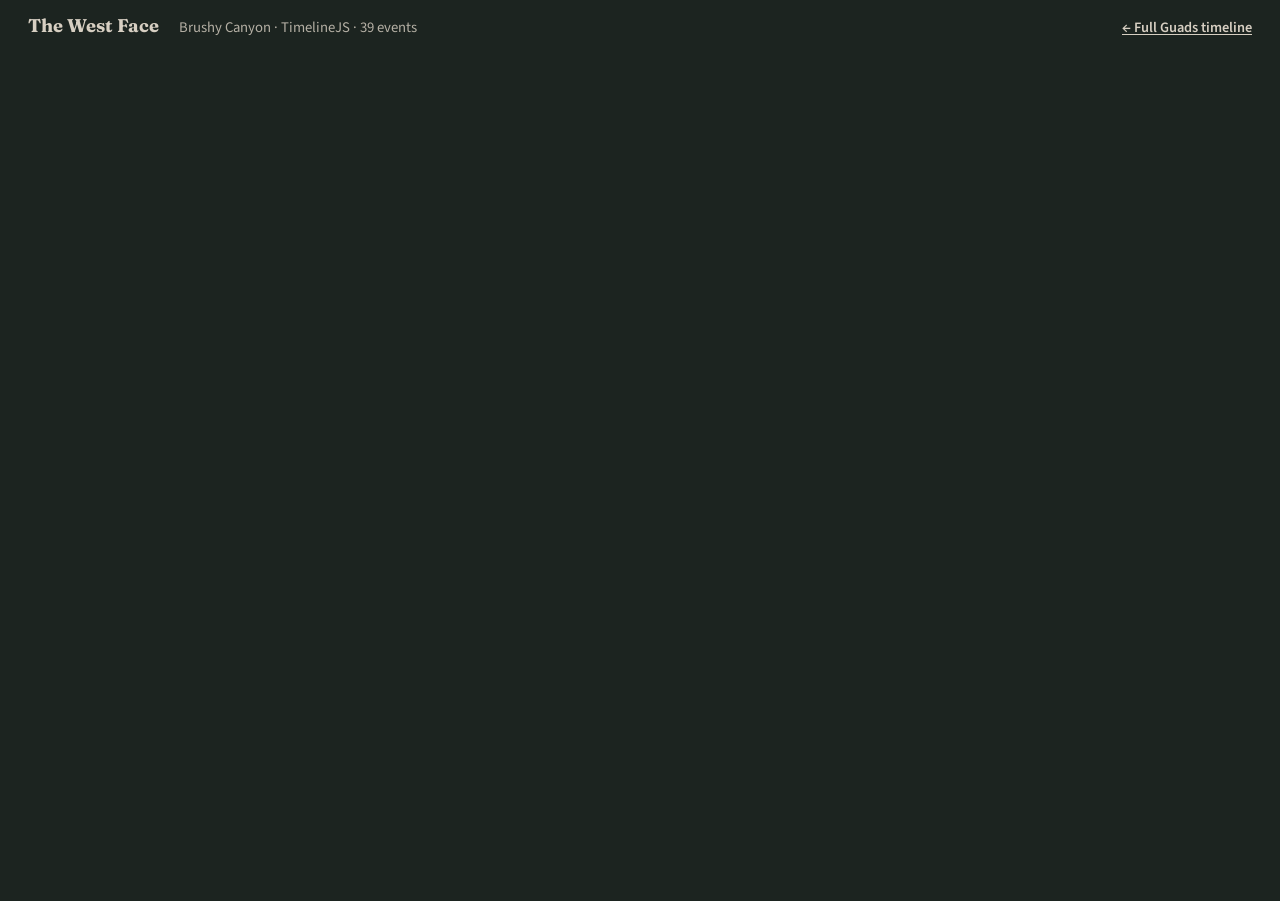
<file: docs/brushy.html>
<!DOCTYPE html>
<html lang="en">
<head>
  <meta charset="utf-8">
  <meta name="viewport" content="width=device-width, initial-scale=1">
  <title>Brushy Canyon — The West Face</title>
  <link rel="preconnect" href="https://fonts.googleapis.com">
  <link rel="preconnect" href="https://fonts.gstatic.com" crossorigin>
  <link href="https://fonts.googleapis.com/css2?family=Fraunces:opsz,wght@9..144,500;9..144,700&family=Source+Sans+3:wght@400;600&display=swap" rel="stylesheet">
  <link title="timeline-styles" rel="stylesheet" href="https://cdn.knightlab.com/libs/timeline3/latest/css/timeline.css">
  <link rel="stylesheet" href="styles.css?v=3">
</head>
<body class="page-brushy">
  <header class="subnav">
    <a class="subnav-brand" href="index.html">The West Face</a>
    <p class="subnav-title">Brushy Canyon · TimelineJS · 39 events</p>
    <a class="subnav-back" href="index.html">← Full Guads timeline</a>
  </header>
  <div id="timeline-embed" class="brushy-embed"></div>
  <script src="https://cdn.knightlab.com/libs/timeline3/latest/js/timeline.js"></script>
  <script>
    window.addEventListener("load", function () {
      window.timeline = new TL.Timeline("timeline-embed", "brushy-timeline.json?v=10", {
        hash_bookmark: true,
        initial_zoom: 1,
        scale_factor: 1,
        start_at_slide: 0,
        timenav_height_percentage: 34
      });
    });
  </script>
</body>
</html>
</file>
<file: docs/styles.css>
:root {
  --sand: #c4a574;
  --stone: #8b7355;
  --limestone: #d7cfc2;
  --shade: #1c2420;
  --ink: #1a1c18;
  --paper: #efe6d6;
  --paper-2: #e4d8c4;
  --line: rgba(28, 36, 32, 0.18);
  --accent: #5c4a3a;
  --font-display: "Fraunces", Georgia, serif;
  --font-body: "Source Sans 3", system-ui, sans-serif;
}

* { box-sizing: border-box; }

html { scroll-behavior: smooth; }

body {
  margin: 0;
  color: var(--ink);
  background:
    radial-gradient(1200px 600px at 10% -10%, rgba(196, 165, 116, 0.35), transparent 60%),
    linear-gradient(180deg, #d9cbb3 0%, var(--paper) 28%, var(--paper-2) 100%);
  font-family: var(--font-body);
  line-height: 1.55;
}

code {
  font-size: 0.92em;
  background: rgba(28, 36, 32, 0.06);
  padding: 0.1em 0.35em;
  border-radius: 3px;
}

.hero {
  position: relative;
  min-height: 78vh;
  display: grid;
  place-items: end start;
  padding: clamp(2rem, 5vw, 4rem);
  color: var(--limestone);
  background: #1c2420;
  overflow: hidden;
}

.hero-photo {
  position: absolute;
  inset: 0;
  background:
    url("images/2025-banner-west-face.jpg") center / cover no-repeat;
  transform: scale(1.04);
  animation: hero-ken 28s ease-in-out infinite alternate;
}

@keyframes hero-ken {
  from { transform: scale(1.04) translate3d(0, 0, 0); }
  to { transform: scale(1.1) translate3d(-1.2%, -0.8%, 0); }
}

.hero-veil {
  position: absolute;
  inset: 0;
  background:
    linear-gradient(
      to top,
      rgba(12, 16, 14, 0.78) 0%,
      rgba(12, 16, 14, 0.35) 42%,
      rgba(12, 16, 14, 0.2) 100%
    );
}

.hero-inner {
  position: relative;
  max-width: 40rem;
  animation: rise 1s ease-out both;
}

@keyframes rise {
  from { opacity: 0; transform: translateY(18px); }
  to { opacity: 1; transform: translateY(0); }
}

.hero-brand {
  margin: 0;
  font-family: var(--font-display);
  font-weight: 700;
  font-size: clamp(3rem, 9vw, 5.5rem);
  letter-spacing: -0.02em;
  line-height: 0.95;
}

.hero-sub {
  margin: 1rem 0 0;
  font-size: clamp(1.05rem, 2.2vw, 1.35rem);
  max-width: 28rem;
  color: rgba(215, 207, 194, 0.92);
}

.hero-note {
  margin: 1.5rem 0 0;
  font-size: 0.9rem;
  opacity: 0.7;
}

.hero-repo {
  color: inherit;
  text-decoration: underline;
  text-underline-offset: 0.15em;
}

.hero-repo:hover {
  opacity: 1;
}

.filters {
  position: sticky;
  top: 0;
  z-index: 5;
  margin: 0;
  padding: 0.85rem clamp(1.25rem, 4vw, 3rem);
  background: rgba(239, 230, 214, 0.92);
  backdrop-filter: blur(8px);
  border-bottom: 1px solid var(--line);
}

.filters details {
  margin: 0.35rem 0;
}

.filters summary {
  cursor: pointer;
  font-weight: 600;
  font-size: 0.95rem;
}

.filter-grid {
  display: flex;
  flex-wrap: wrap;
  gap: 0.45rem 0.9rem;
  margin-top: 0.55rem;
}

.filter {
  display: inline-flex;
  gap: 0.35rem;
  align-items: center;
  font-size: 0.9rem;
}

.filter-status {
  margin: 0.6rem 0 0;
  font-size: 0.85rem;
  opacity: 0.75;
}

.timeline {
  max-width: 52rem;
  margin: 0 auto;
  padding: 2rem clamp(1.25rem, 4vw, 2rem) 4rem;
}

.era {
  margin: 0 0 2.75rem;
}

.era-header {
  margin-bottom: 1.25rem;
  animation: rise 0.7s ease-out both;
}

.era-kicker {
  margin: 0;
  text-transform: uppercase;
  letter-spacing: 0.12em;
  font-size: 0.72rem;
  font-weight: 600;
  color: var(--stone);
}

.era-header h2 {
  margin: 0.25rem 0 0.4rem;
  font-family: var(--font-display);
  font-size: clamp(1.7rem, 4vw, 2.35rem);
  font-weight: 700;
  line-height: 1.1;
}

.era-desc {
  margin: 0;
  max-width: 36rem;
  color: rgba(26, 28, 24, 0.72);
}

.hinge {
  margin: 1.5rem 0 0.5rem;
  padding: 1rem 1.1rem;
  border-left: 3px solid var(--sand);
  background: linear-gradient(90deg, rgba(196, 165, 116, 0.22), transparent 70%);
  font-family: var(--font-display);
  font-size: 1.15rem;
  animation: hinge-in 1.2s ease-out both;
}

@keyframes hinge-in {
  from { opacity: 0; letter-spacing: 0.08em; }
  to { opacity: 1; letter-spacing: normal; }
}

.hinge p { margin: 0; }

.event {
  position: relative;
  display: grid;
  grid-template-columns: 1.1rem 1fr;
  gap: 0.85rem;
  margin: 0 0 1.35rem;
  opacity: 0;
  transform: translateY(12px);
  transition: opacity 0.35s ease, transform 0.35s ease;
}

.event.is-visible {
  opacity: 1;
  transform: none;
}

.event.is-hidden {
  display: none;
}

.event-rail {
  width: 3px;
  margin: 0.35rem auto 0;
  border-radius: 2px;
  background: var(--accent);
  min-height: 100%;
}

.event-body {
  padding-bottom: 0.35rem;
  border-bottom: 1px solid var(--line);
}

.event-meta {
  display: flex;
  flex-wrap: wrap;
  gap: 0.45rem 0.75rem;
  align-items: center;
  margin-bottom: 0.25rem;
}

.event-year {
  font-family: var(--font-display);
  font-weight: 700;
  font-size: 1.35rem;
  color: var(--shade);
}

.event-chips {
  display: flex;
  flex-wrap: wrap;
  gap: 0.3rem;
}

.chip {
  display: inline-block;
  padding: 0.12rem 0.45rem;
  border-radius: 999px;
  font-size: 0.72rem;
  font-weight: 600;
  letter-spacing: 0.02em;
}

.chip-branch {
  color: #f4efe6;
  background: var(--chip, var(--accent));
}

.chip-formation {
  color: var(--shade);
  background: rgba(28, 36, 32, 0.08);
  border: 1px solid rgba(28, 36, 32, 0.12);
}

.event-title {
  margin: 0.15rem 0 0.4rem;
  font-family: var(--font-display);
  font-size: 1.2rem;
  font-weight: 600;
  line-height: 1.25;
}

.event-summary,
.event-people,
.event-cite {
  margin: 0 0 0.4rem;
}

.event-figure {
  margin: 0.65rem 0 0.75rem;
  max-width: 36rem;
}

.event-figure img {
  display: block;
  width: 100%;
  height: auto;
  border: 1px solid rgba(28, 36, 32, 0.14);
}

.event-figure figcaption {
  margin-top: 0.35rem;
  font-size: 0.78rem;
  color: rgba(26, 28, 24, 0.58);
}

.subnav {
  display: flex;
  flex-wrap: wrap;
  align-items: baseline;
  gap: 0.5rem 1.25rem;
  padding: 0.75rem clamp(1rem, 3vw, 1.75rem);
  background: #1c2420;
  color: var(--limestone);
}

.subnav-brand {
  font-family: var(--font-display);
  font-weight: 700;
  font-size: 1.15rem;
  color: inherit;
  text-decoration: none;
}

.subnav-title {
  margin: 0;
  flex: 1;
  font-size: 0.92rem;
  opacity: 0.82;
}

.subnav-back {
  color: inherit;
  font-size: 0.9rem;
  font-weight: 600;
  text-decoration: underline;
  text-underline-offset: 0.15em;
}

.page-brushy {
  margin: 0;
  background: #1c2420;
  min-height: 100vh;
  display: flex;
  flex-direction: column;
}

.brushy-embed {
  flex: 1;
  width: 100%;
  min-height: calc(100vh - 3.25rem);
  height: calc(100vh - 3.25rem);
}

/* TimelineJS title slide: full King plate (contain), cream matte, dark type.
   Beat Knight Lab .tl-full-image-background brightness/cover defaults. */
.page-brushy .tl-slide.tl-slide-titleslide,
.page-brushy .tl-slide.tl-slide-titleslide.tl-full-image-background,
.page-brushy .tl-slide.tl-slide-titleslide.tl-full-color-background {
  background-color: #efe6d6 !important;
}

.page-brushy .tl-slide.tl-slide-titleslide .tl-slide-background,
.page-brushy .tl-slide.tl-slide-titleslide.tl-full-image-background .tl-slide-background {
  opacity: 1 !important;
  z-index: 0 !important;
  filter: none !important;
  -webkit-filter: none !important;
  background-size: contain !important;
  background-repeat: no-repeat !important;
  background-position: center center !important;
  background-color: #efe6d6 !important;
}

.page-brushy .tl-slide.tl-slide-titleslide .tl-slide-content-container {
  position: relative;
  z-index: 1;
}

.page-brushy .tl-slide.tl-slide-titleslide .tl-text {
  max-width: 32rem;
  margin-left: auto;
  margin-right: auto;
  background: rgba(244, 239, 230, 0.9);
  padding: 1rem 1.25rem;
  border-radius: 2px;
  box-shadow: 0 8px 28px rgba(28, 36, 32, 0.18);
}

.page-brushy .tl-slide.tl-slide-titleslide .tl-headline,
.page-brushy .tl-slide.tl-slide-titleslide .tl-text,
.page-brushy .tl-slide.tl-slide-titleslide .tl-headline *,
.page-brushy .tl-slide.tl-slide-titleslide .tl-text * {
  color: #1a1c18 !important;
  text-shadow: none !important;
  -webkit-text-fill-color: #1a1c18 !important;
}

/* Cover-style event slides (King plate, Beaubouef cover, etc.) */
.page-brushy .tl-full-image-background:not(.tl-slide-titleslide) .tl-slide-background {
  opacity: 1 !important;
  z-index: 0 !important;
  background-size: cover !important;
  background-position: center center !important;
  background-color: #1c2420 !important;
}

.page-brushy .tl-full-image-background:not(.tl-slide-titleslide) .tl-slide-content-container {
  position: relative;
  z-index: 1;
}

.page-brushy .tl-full-image-background:not(.tl-slide-titleslide) .tl-text {
  max-width: 28rem;
  background: rgba(244, 239, 230, 0.92);
  padding: 1rem 1.15rem 1.1rem;
  border-radius: 2px;
  box-shadow: 0 8px 28px rgba(28, 36, 32, 0.22);
}

.page-brushy .tl-full-image-background:not(.tl-slide-titleslide) .tl-headline,
.page-brushy .tl-full-image-background:not(.tl-slide-titleslide) .tl-text,
.page-brushy .tl-full-image-background:not(.tl-slide-titleslide) .tl-headline-date,
.page-brushy .tl-full-image-background:not(.tl-slide-titleslide) .tl-headline * {
  color: #1a1c18 !important;
  text-shadow: none !important;
  -webkit-text-fill-color: #1a1c18 !important;
}

.filter-status a {
  color: var(--shade);
  font-weight: 600;
}

.event-people {
  font-size: 0.95rem;
  color: rgba(26, 28, 24, 0.8);
}

.event-cite {
  font-size: 0.82rem;
  color: rgba(26, 28, 24, 0.62);
}

.site-foot {
  padding: 1.5rem clamp(1.25rem, 4vw, 3rem) 2.5rem;
  border-top: 1px solid var(--line);
  font-size: 0.9rem;
  color: rgba(26, 28, 24, 0.7);
}

.site-foot a {
  color: var(--shade);
  font-weight: 600;
}

@media (max-width: 640px) {
  .hero { min-height: 62vh; }
  .filters { position: static; }
}

@media print {
  .hero {
    min-height: auto;
    padding: 1.5rem;
    -webkit-print-color-adjust: exact;
    print-color-adjust: exact;
  }
  .filters { display: none; }
  .event { opacity: 1 !important; transform: none !important; break-inside: avoid; }
  .site-foot { display: none; }
  body { background: white; }
}
</file>
